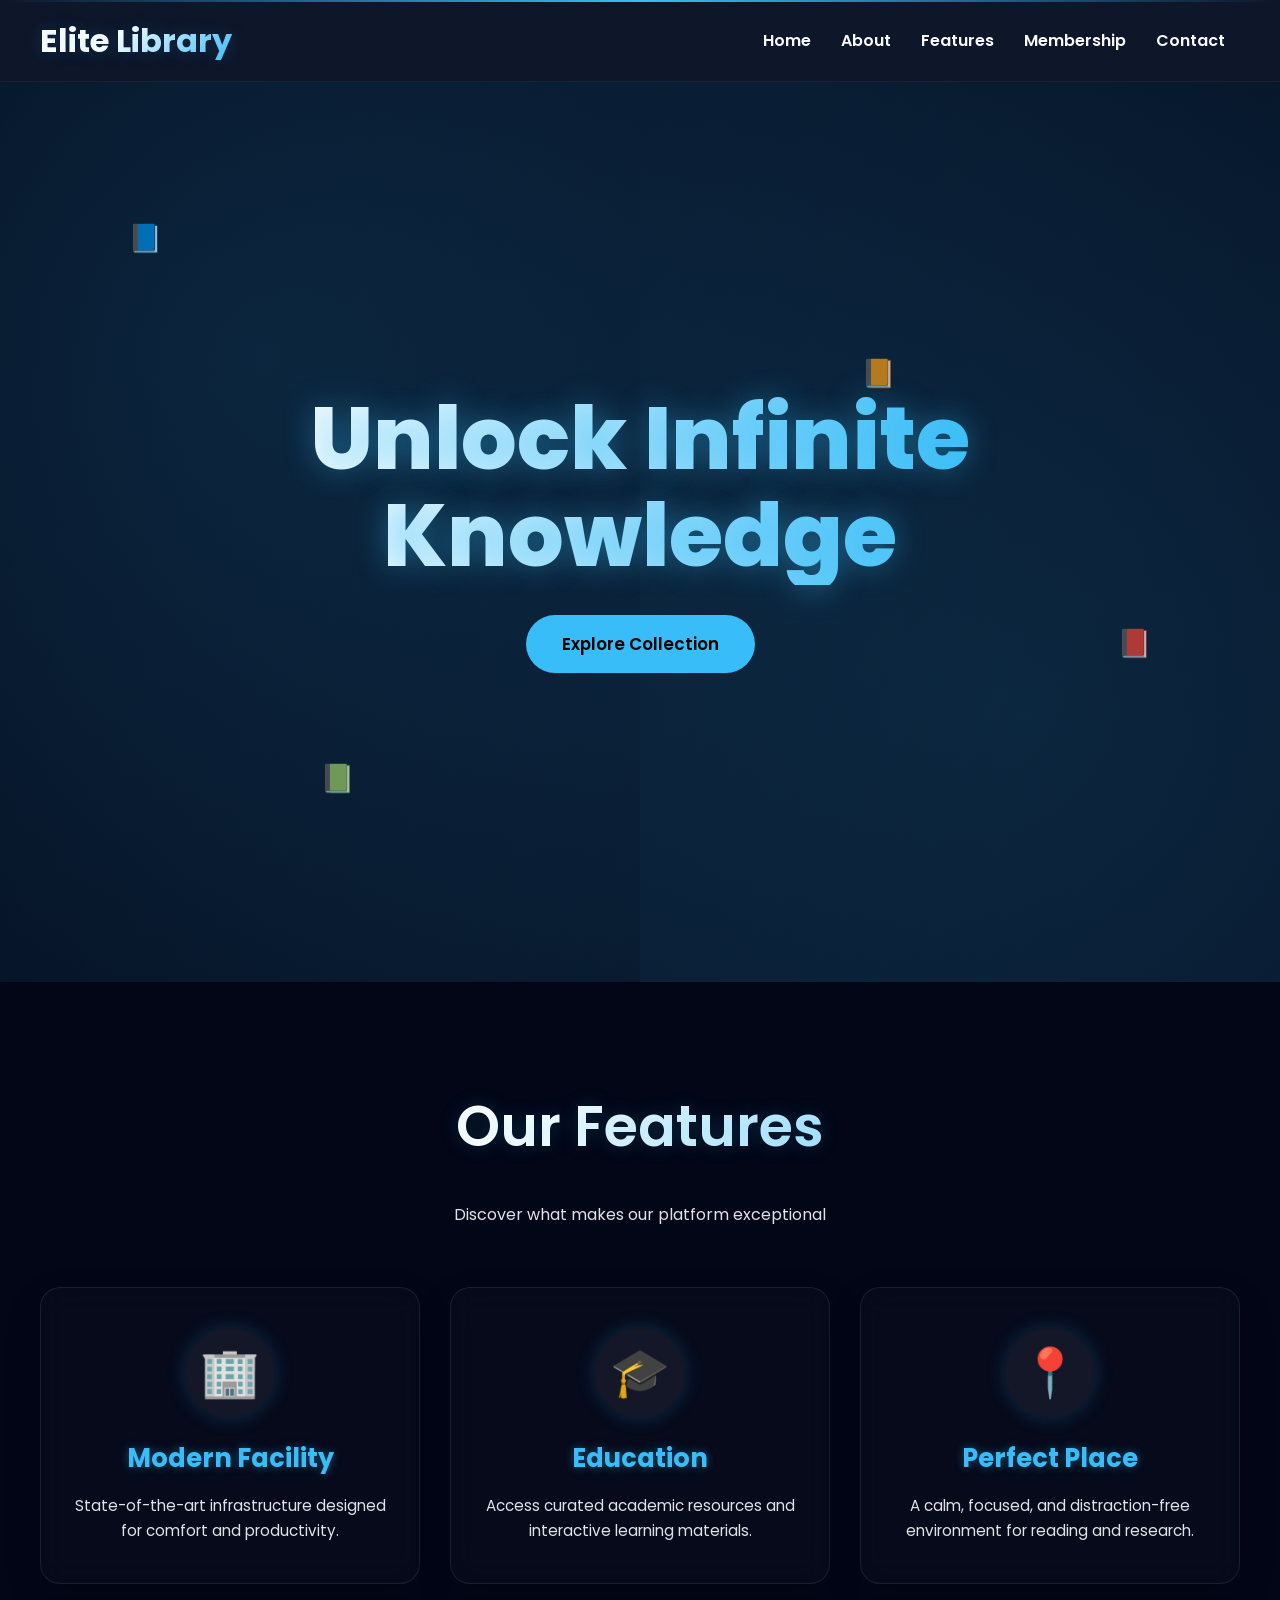
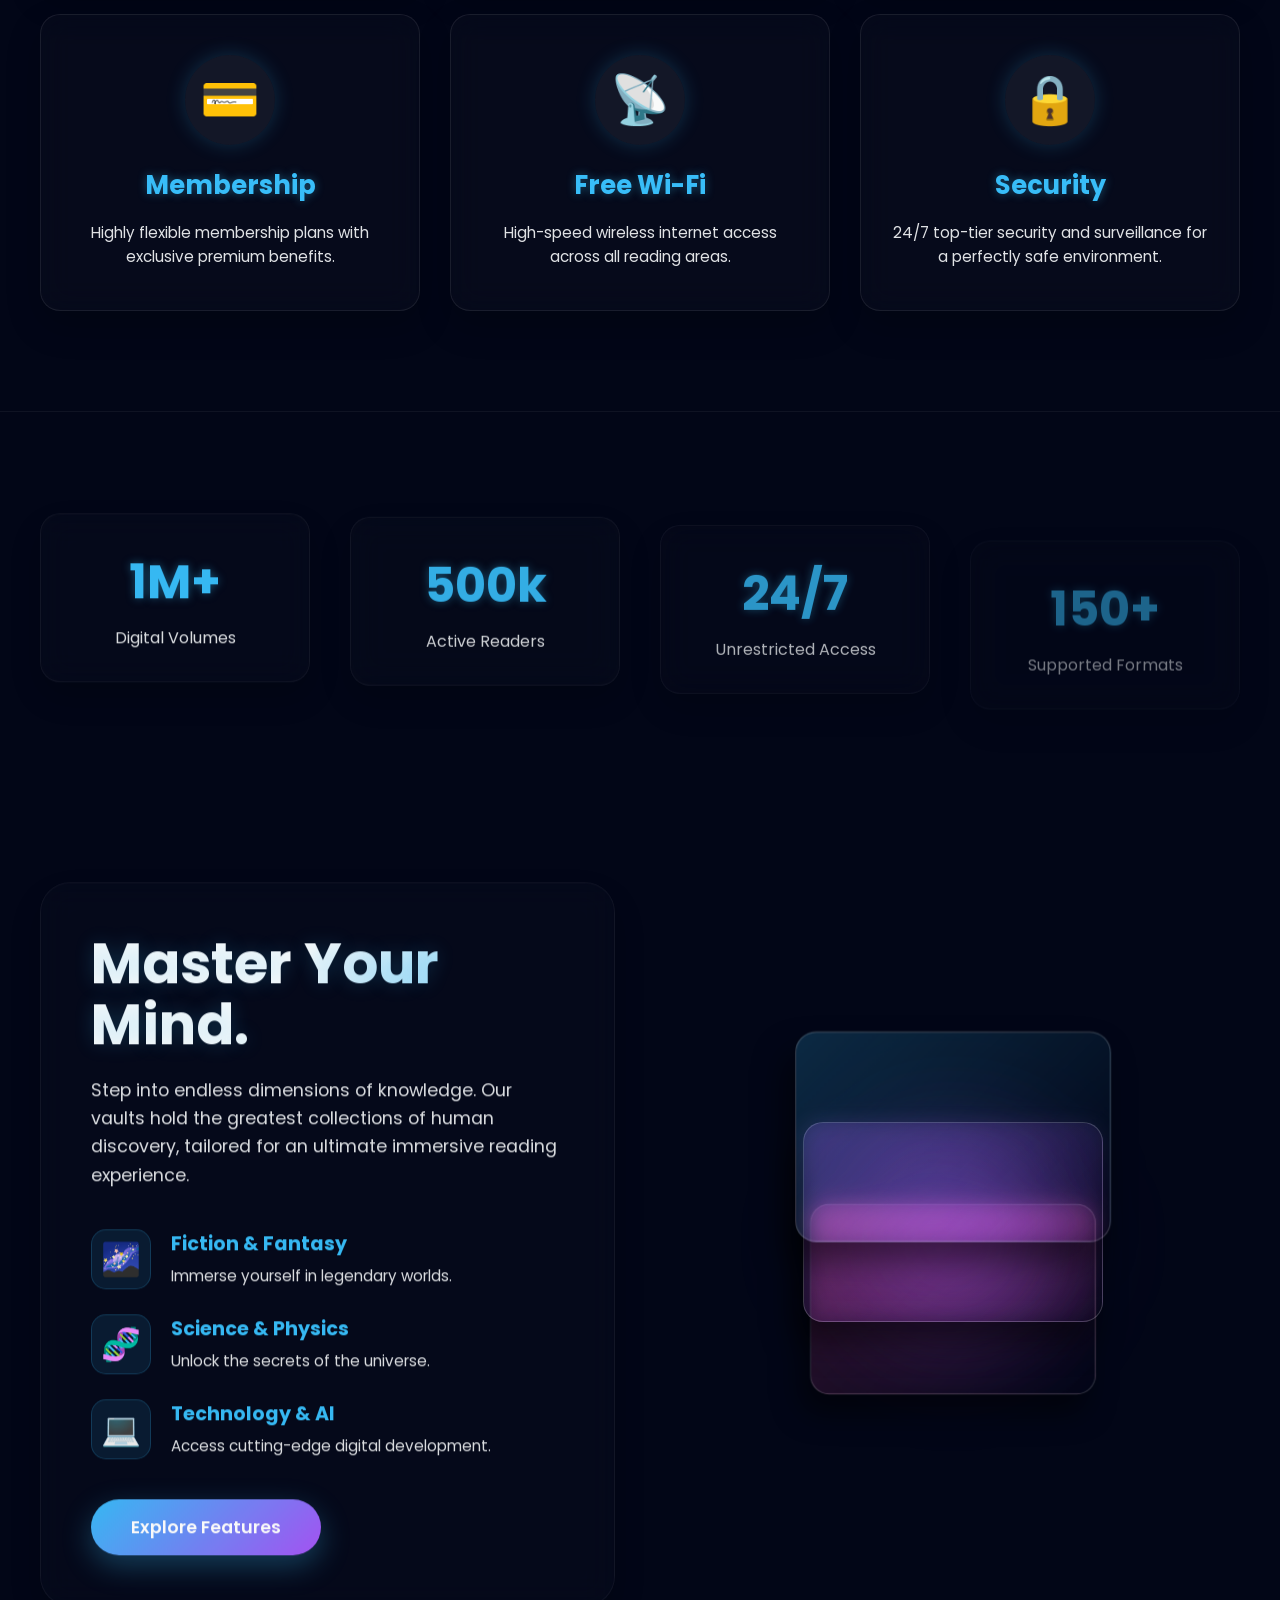
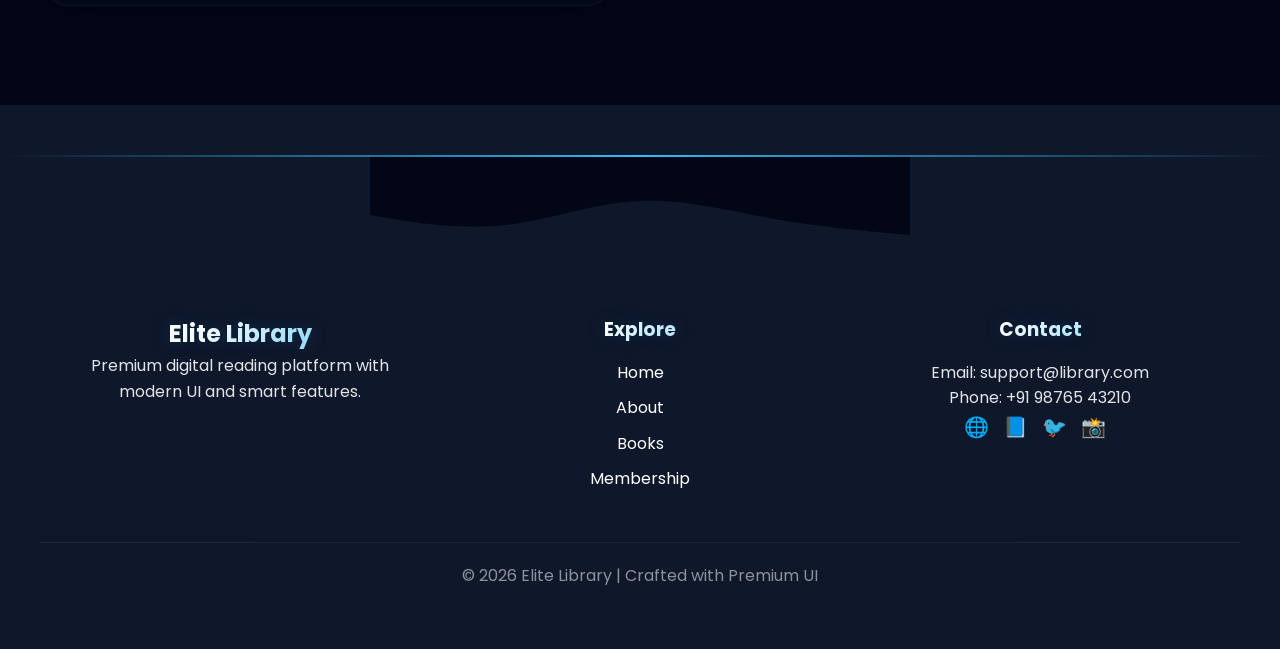
<file: index.html>
<!DOCTYPE html>
<html lang="en">
<head>
<meta charset="UTF-8">
<meta name="viewport" content="width=device-width, initial-scale=1.0">
<title>Elite Library | Premium Digital Reading Experience</title>
<meta name="description" content="Welcome to Elite Library, a premium digital platform offering infinite knowledge, modern facilities, and a distraction-free reading experience for modern scholars.">
<meta name="keywords" content="digital library, books, research, premium reading, AI knowledge graph">

<!-- CSS LINK -->
<link rel="stylesheet" href="style.css">

<!-- GOOGLE FONT -->
<link href="https://fonts.googleapis.com/css2?family=Poppins:wght@300;400;600;800&display=swap" rel="stylesheet">
<script src="https://cdnjs.cloudflare.com/ajax/libs/gsap/3.12.2/gsap.min.js"></script>
</head>

<body>

<header>
    <h1>Elite Library</h1>

    <div class="menu-toggle" id="menuToggle">☰</div>

    <nav id="navMenu">
        <a href="index.html">Home</a>
        <a href="about.html">About</a>
        <a href="features.html">Features</a>
        <a href="membership.html">Membership</a>
        <a href="contact.html">Contact</a>
    </nav>
</header>

<section class="hero">

    <!-- BACKGROUND GLOW -->
    <div class="hero-bg"></div>

    <!-- FLOATING BOOKS -->
    <div class="floating-books">
        <div class="book">📘</div>
        <div class="book">📕</div>
        <div class="book">📗</div>
        <div class="book">📙</div>
    </div>

    <!-- CONTENT -->
    <div class="hero-content">
        <h2 id="typingText"></h2>
        <p></p>
        <button onclick="scrollToBooks()">Explore Collection</button>
    </div>

</section>

<section class="values-section" id="features">
    <div class="values-bg"></div>
    <div class="values-header">
        <h2 class="about-title text-center">Our Features</h2>
        <p class="text-center opacity-70">Discover what makes our platform exceptional</p>
    </div>
    
    <div class="values-grid">
        <div class="value-card feature-card glass-card">
            <div class="value-icon">🏢</div>
            <h3>Modern Facility</h3>
            <p>State-of-the-art infrastructure designed for comfort and productivity.</p>
        </div>
        <div class="value-card feature-card glass-card">
            <div class="value-icon">🎓</div>
            <h3>Education</h3>
            <p>Access curated academic resources and interactive learning materials.</p>
        </div>
        <div class="value-card feature-card glass-card">
            <div class="value-icon">📍</div>
            <h3>Perfect Place</h3>
            <p>A calm, focused, and distraction-free environment for reading and research.</p>
        </div>
        <div class="value-card feature-card glass-card">
            <div class="value-icon">💳</div>
            <h3>Membership</h3>
            <p>Highly flexible membership plans with exclusive premium benefits.</p>
        </div>
        <div class="value-card feature-card glass-card">
            <div class="value-icon">📡</div>
            <h3>Free Wi-Fi</h3>
            <p>High-speed wireless internet access across all reading areas.</p>
        </div>
        <div class="value-card feature-card glass-card">
            <div class="value-icon">🔒</div>
            <h3>Security</h3>
            <p>24/7 top-tier security and surveillance for a perfectly safe environment.</p>
        </div>
    </div>
</section>

<!-- GLOBAL REACH STATISTICS -->
<section class="stats-section">
    <div class="stats-container">
        <div class="stat-box glass-card">
            <h3>1M+</h3>
            <p>Digital Volumes</p>
        </div>
        <div class="stat-box glass-card">
            <h3>500k</h3>
            <p>Active Readers</p>
        </div>
        <div class="stat-box glass-card">
            <h3>24/7</h3>
            <p>Unrestricted Access</p>
        </div>
        <div class="stat-box glass-card">
            <h3>150+</h3>
            <p>Supported Formats</p>
        </div>
    </div>
</section>

<!-- SPLIT SCREEN COLLECTION REPLACEMENT -->
<section class="home-split-section" id="books">
    <div class="split-container">
        <!-- Left Side: Text and Categories -->
        <div class="split-left glass-card">
            <h2 class="split-title">Master Your Mind.</h2>
            <p class="split-text">Step into endless dimensions of knowledge. Our vaults hold the greatest collections of human discovery, tailored for an ultimate immersive reading experience.</p>
            
            <ul class="split-list">
                <li>
                    <span class="icon">🌌</span>
                    <div>
                        <strong>Fiction & Fantasy</strong>
                        <p>Immerse yourself in legendary worlds.</p>
                    </div>
                </li>
                <li>
                    <span class="icon">🧬</span>
                    <div>
                        <strong>Science & Physics</strong>
                        <p>Unlock the secrets of the universe.</p>
                    </div>
                </li>
                <li>
                    <span class="icon">💻</span>
                    <div>
                        <strong>Technology & AI</strong>
                        <p>Access cutting-edge digital development.</p>
                    </div>
                </li>
            </ul>
            <button class="split-btn" onclick="window.location.href='features.html'">Explore Features</button>
        </div>
        
        <!-- Right Side: Visual -->
        <div class="split-right">
            <div class="split-visual-glow"></div>
            <div class="floating-stack">
                <div class="stack-card sc-1"></div>
                <div class="stack-card sc-2"></div>
                <div class="stack-card sc-3"></div>
            </div>
        </div>
    </div>
</section>

<footer class="footer">

    <!-- WAVE -->
    <div class="footer-wave">
        <svg viewBox="0 0 1440 320">
            <path fill="#020617" fill-opacity="1"
                d="M0,160L60,170C120,180,240,200,360,186.7C480,173,600,127,720,122.7C840,117,960,149,1080,170.7C1200,192,1320,202,1380,208L1440,213L1440,0L0,0Z">
            </path>
        </svg>
    </div>

    <div class="footer-container">

        <div class="footer-col">
            <h2>Elite Library</h2>
            <p>Premium digital reading platform with modern UI and smart features.</p>
        </div>

        <div class="footer-col">
            <h3>Explore</h3>
            <ul>
                <li><a href="index.html">Home</a></li>
                <li><a href="about.html">About</a></li>
                <li><a href="index.html#books">Books</a></li>
                <li><a href="membership.html">Membership</a></li>
            </ul>
        </div>

        <div class="footer-col">
            <h3>Contact</h3>
            <p>Email: support@library.com</p>
            <p>Phone: +91 98765 43210</p>

            <!-- SOCIAL -->
            <div class="socials">
                <span>🌐</span>
                <span>📘</span>
                <span>🐦</span>
                <span>📸</span>
            </div>
        </div>

    </div>

    <div class="footer-bottom">
        <p>© 2026 Elite Library | Crafted with Premium UI</p>
    </div>

</footer>

<!-- JS LINK -->
<script src="script.js"></script>

</body>
</html>
</file>
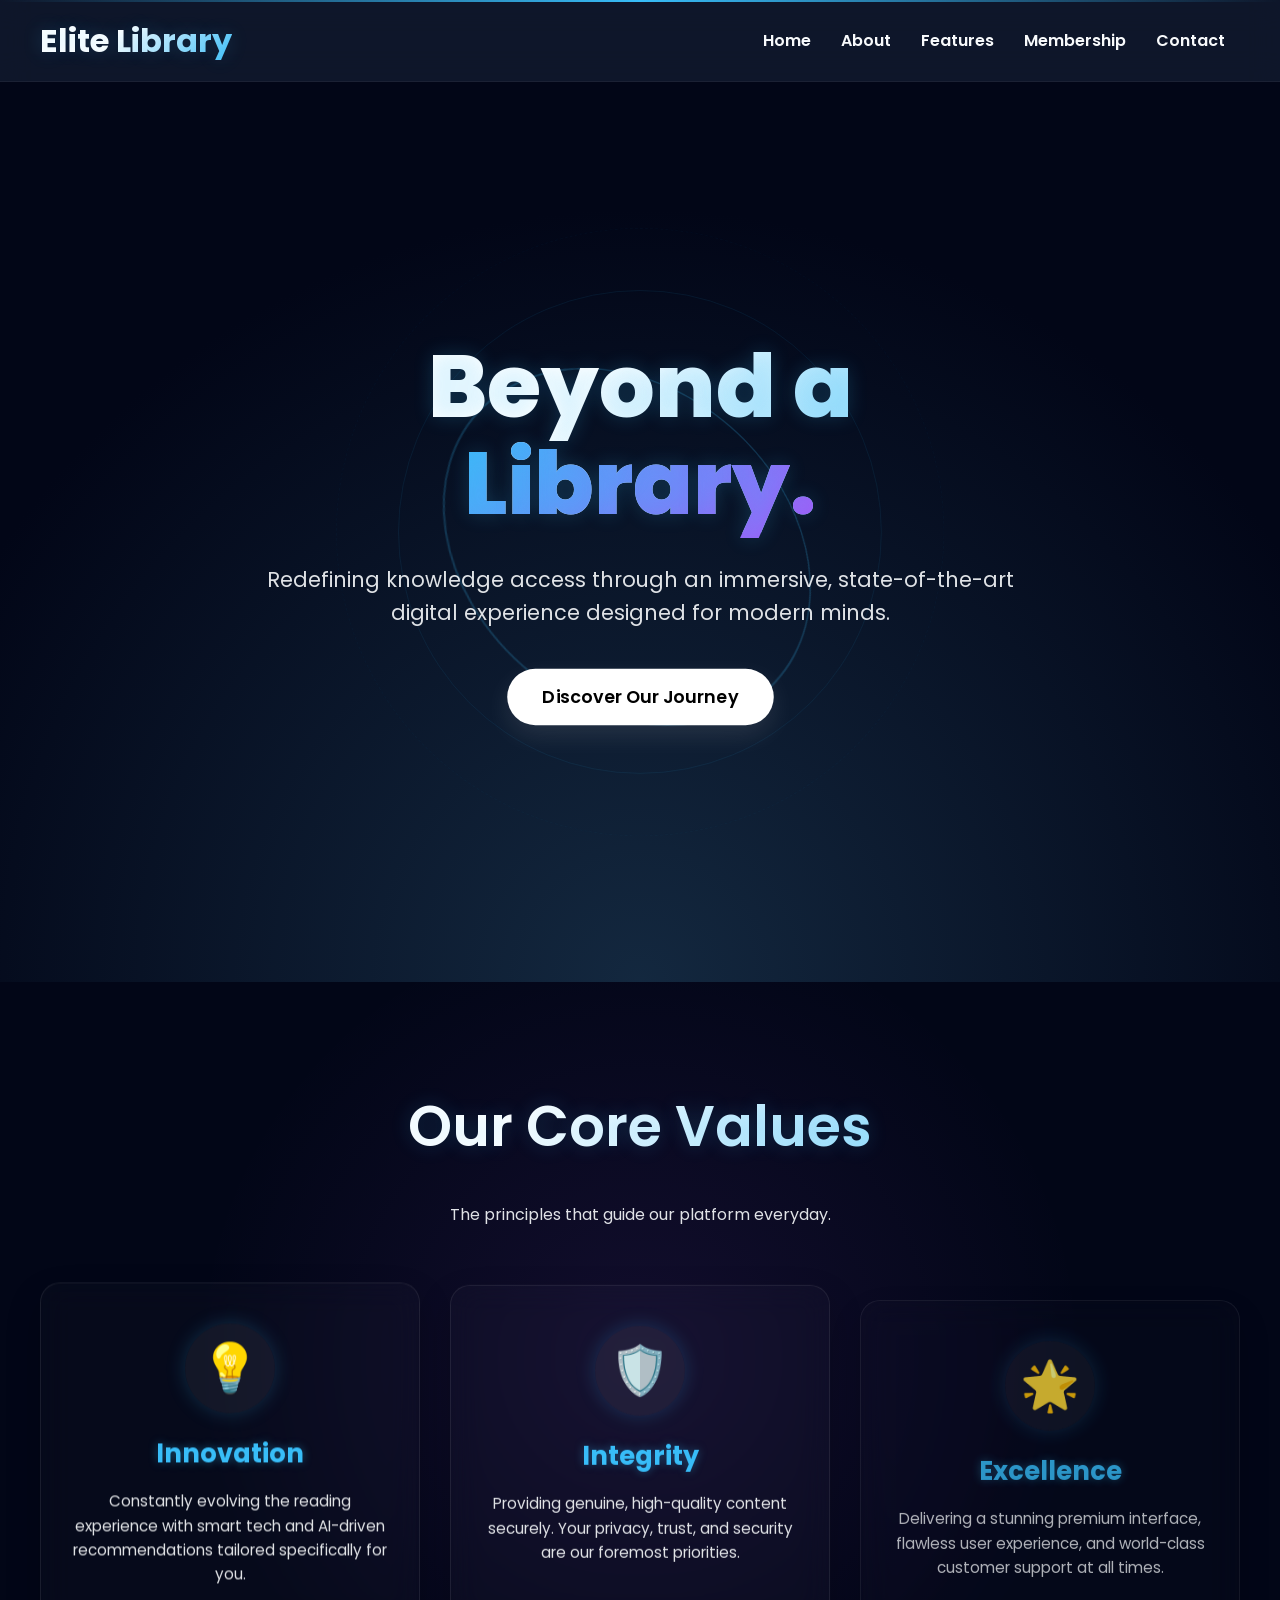
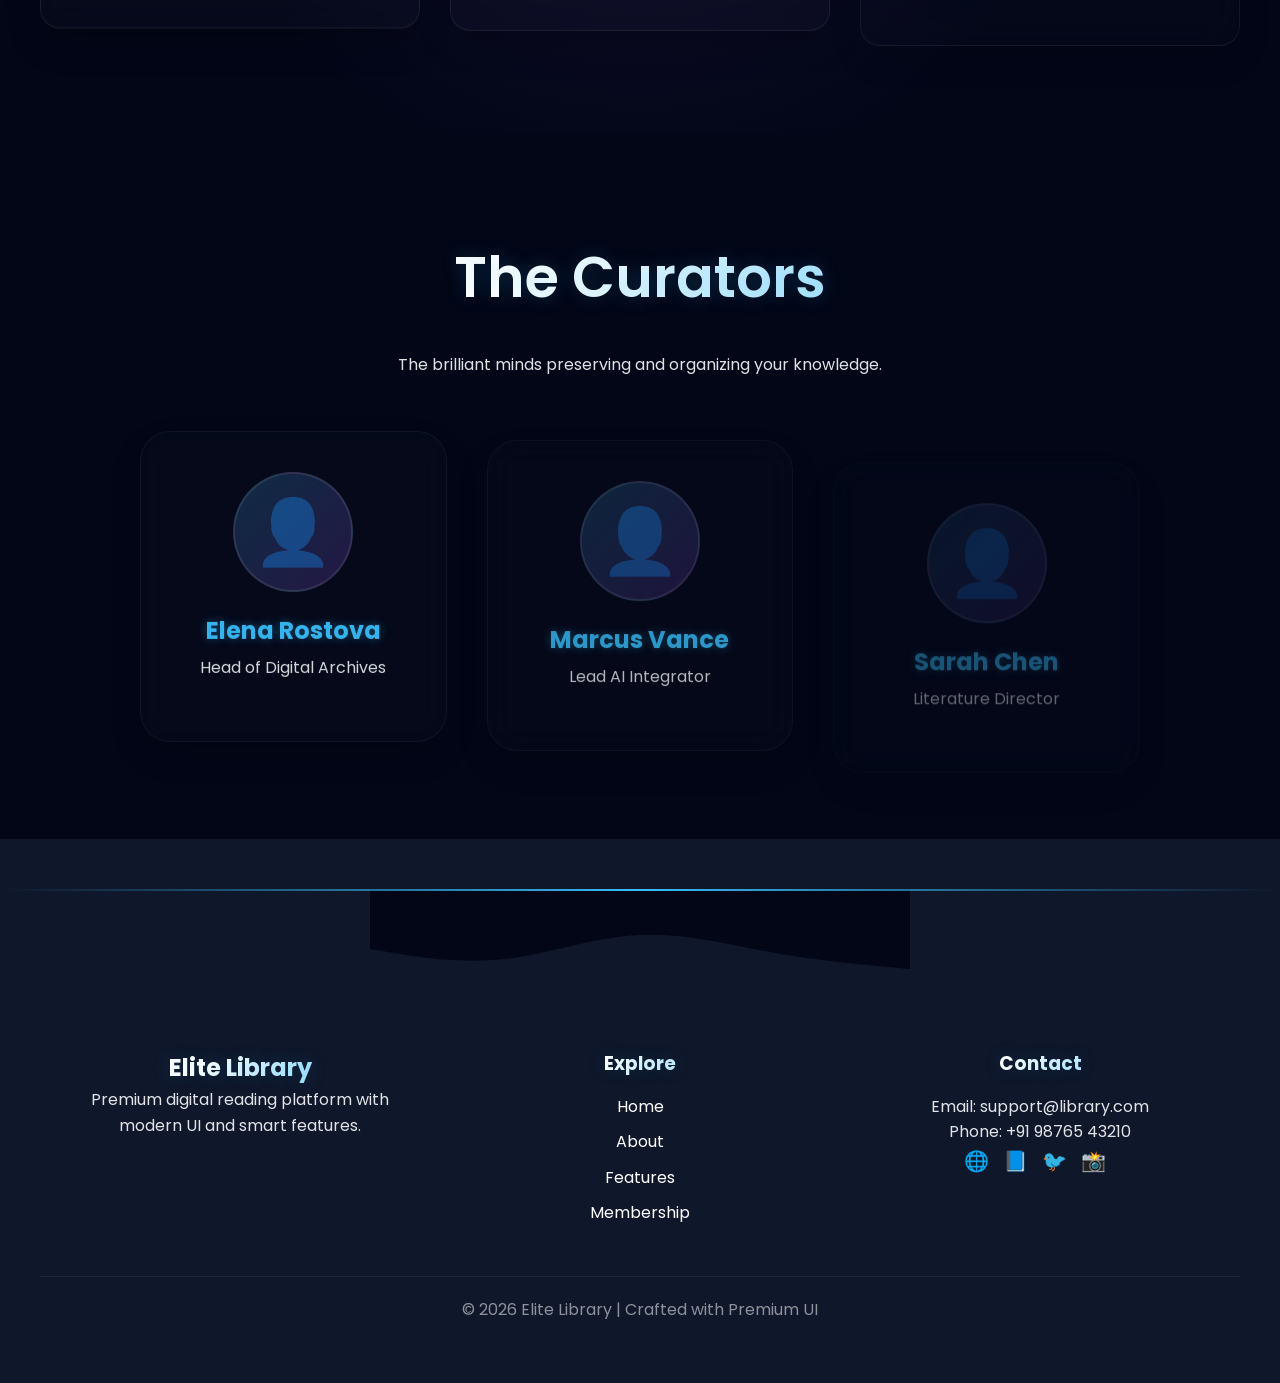
<file: about.html>
<!DOCTYPE html>
<html lang="en">
<head>
<meta charset="UTF-8">
<meta name="viewport" content="width=device-width, initial-scale=1.0">
<title>About Us | Elite Library</title>
<meta name="description" content="Learn about our journey to redefine knowledge access. Meet our curators and discover the core values behind the world's most premium digital library.">

<!-- CSS LINK -->
<link rel="stylesheet" href="style.css">

<!-- GOOGLE FONT -->
<link href="https://fonts.googleapis.com/css2?family=Poppins:wght@300;400;600;800&display=swap" rel="stylesheet">
<script src="https://cdnjs.cloudflare.com/ajax/libs/gsap/3.12.2/gsap.min.js"></script>
</head>

<body>

<header>
    <h1>Elite Library</h1>

    <div class="menu-toggle" id="menuToggle">☰</div>

    <nav id="navMenu">
        <a href="index.html">Home</a>
        <a href="about.html" class="active">About</a>
        <a href="features.html">Features</a>
        <a href="membership.html">Membership</a>
        <a href="contact.html">Contact</a>
    </nav>
</header>

<!-- ABOUT HERO SECTION (Features Design) -->
<section class="f-hero">
    <div class="f-hero-bg"></div>
    
    <div class="f-hero-content" style="max-width: 800px; text-align: center;">
        <h1 class="f-hero-title">Beyond a <br> <span>Library.</span></h1>
        <p class="f-hero-subtitle">Redefining knowledge access through an immersive, state-of-the-art digital experience designed for modern minds.</p>
        <button class="about-btn" onclick="window.scrollTo({top: window.innerHeight, behavior: 'smooth'})">Discover Our Journey</button>
    </div>
    
    <div class="f-hero-visual">
        <div class="floating-ring r1"></div>
        <div class="floating-ring r2"></div>
        <div class="floating-ring r3"></div>
    </div>
</section>

<!-- REMOVED SPLIT SECTION -->

<!-- CORE VALUES SECTION -->
<section class="values-section">
    <div class="about-bg values-bg"></div>
    <div class="values-header">
        <h2 class="about-title text-center">Our Core Values</h2>
        <p class="text-center opacity-70">The principles that guide our platform everyday.</p>
    </div>
    
    <div class="values-grid">
        <div class="value-card glass-card">
            <div class="value-icon">💡</div>
            <h3>Innovation</h3>
            <p>Constantly evolving the reading experience with smart tech and AI-driven recommendations tailored specifically for you.</p>
        </div>
        <div class="value-card glass-card">
            <div class="value-icon">🛡️</div>
            <h3>Integrity</h3>
            <p>Providing genuine, high-quality content securely. Your privacy, trust, and security are our foremost priorities.</p>
        </div>
        <div class="value-card glass-card">
            <div class="value-icon">🌟</div>
            <h3>Excellence</h3>
            <p>Delivering a stunning premium interface, flawless user experience, and world-class customer support at all times.</p>
        </div>
    </div>
</section>

<!-- OUR CURATORS SECTION -->
<section class="team-section">
    <div class="team-header text-center">
        <h2 class="about-title">The Curators</h2>
        <p class="opacity-70">The brilliant minds preserving and organizing your knowledge.</p>
    </div>
    <div class="team-grid">
        <div class="team-card glass-card">
            <div class="team-avatar"></div>
            <h3>Elena Rostova</h3>
            <p>Head of Digital Archives</p>
        </div>
        <div class="team-card glass-card">
            <div class="team-avatar"></div>
            <h3>Marcus Vance</h3>
            <p>Lead AI Integrator</p>
        </div>
        <div class="team-card glass-card">
            <div class="team-avatar"></div>
            <h3>Sarah Chen</h3>
            <p>Literature Director</p>
        </div>
    </div>
</section>

<!-- Footer from index.html -->
<footer class="footer">

    <!-- WAVE -->
    <div class="footer-wave">
        <svg viewBox="0 0 1440 320">
            <path fill="#020617" fill-opacity="1"
                d="M0,160L60,170C120,180,240,200,360,186.7C480,173,600,127,720,122.7C840,117,960,149,1080,170.7C1200,192,1320,202,1380,208L1440,213L1440,0L0,0Z">
            </path>
        </svg>
    </div>

    <div class="footer-container">

        <div class="footer-col">
            <h2>Elite Library</h2>
            <p>Premium digital reading platform with modern UI and smart features.</p>
        </div>

        <div class="footer-col">
            <h3>Explore</h3>
            <ul>
                <li><a href="index.html">Home</a></li>
                <li><a href="about.html">About</a></li>
                <li><a href="features.html">Features</a></li>
                <li><a href="membership.html">Membership</a></li>
            </ul>
        </div>

        <div class="footer-col">
            <h3>Contact</h3>
            <p>Email: support@library.com</p>
            <p>Phone: +91 98765 43210</p>

            <!-- SOCIAL -->
            <div class="socials">
                <span>🌐</span>
                <span>📘</span>
                <span>🐦</span>
                <span>📸</span>
            </div>
        </div>

    </div>

    <div class="footer-bottom">
        <p>© 2026 Elite Library | Crafted with Premium UI</p>
    </div>

</footer>

<!-- JS LINK -->
<script src="script.js"></script>
<script src="about.js"></script>

</body>
</html>
</file>
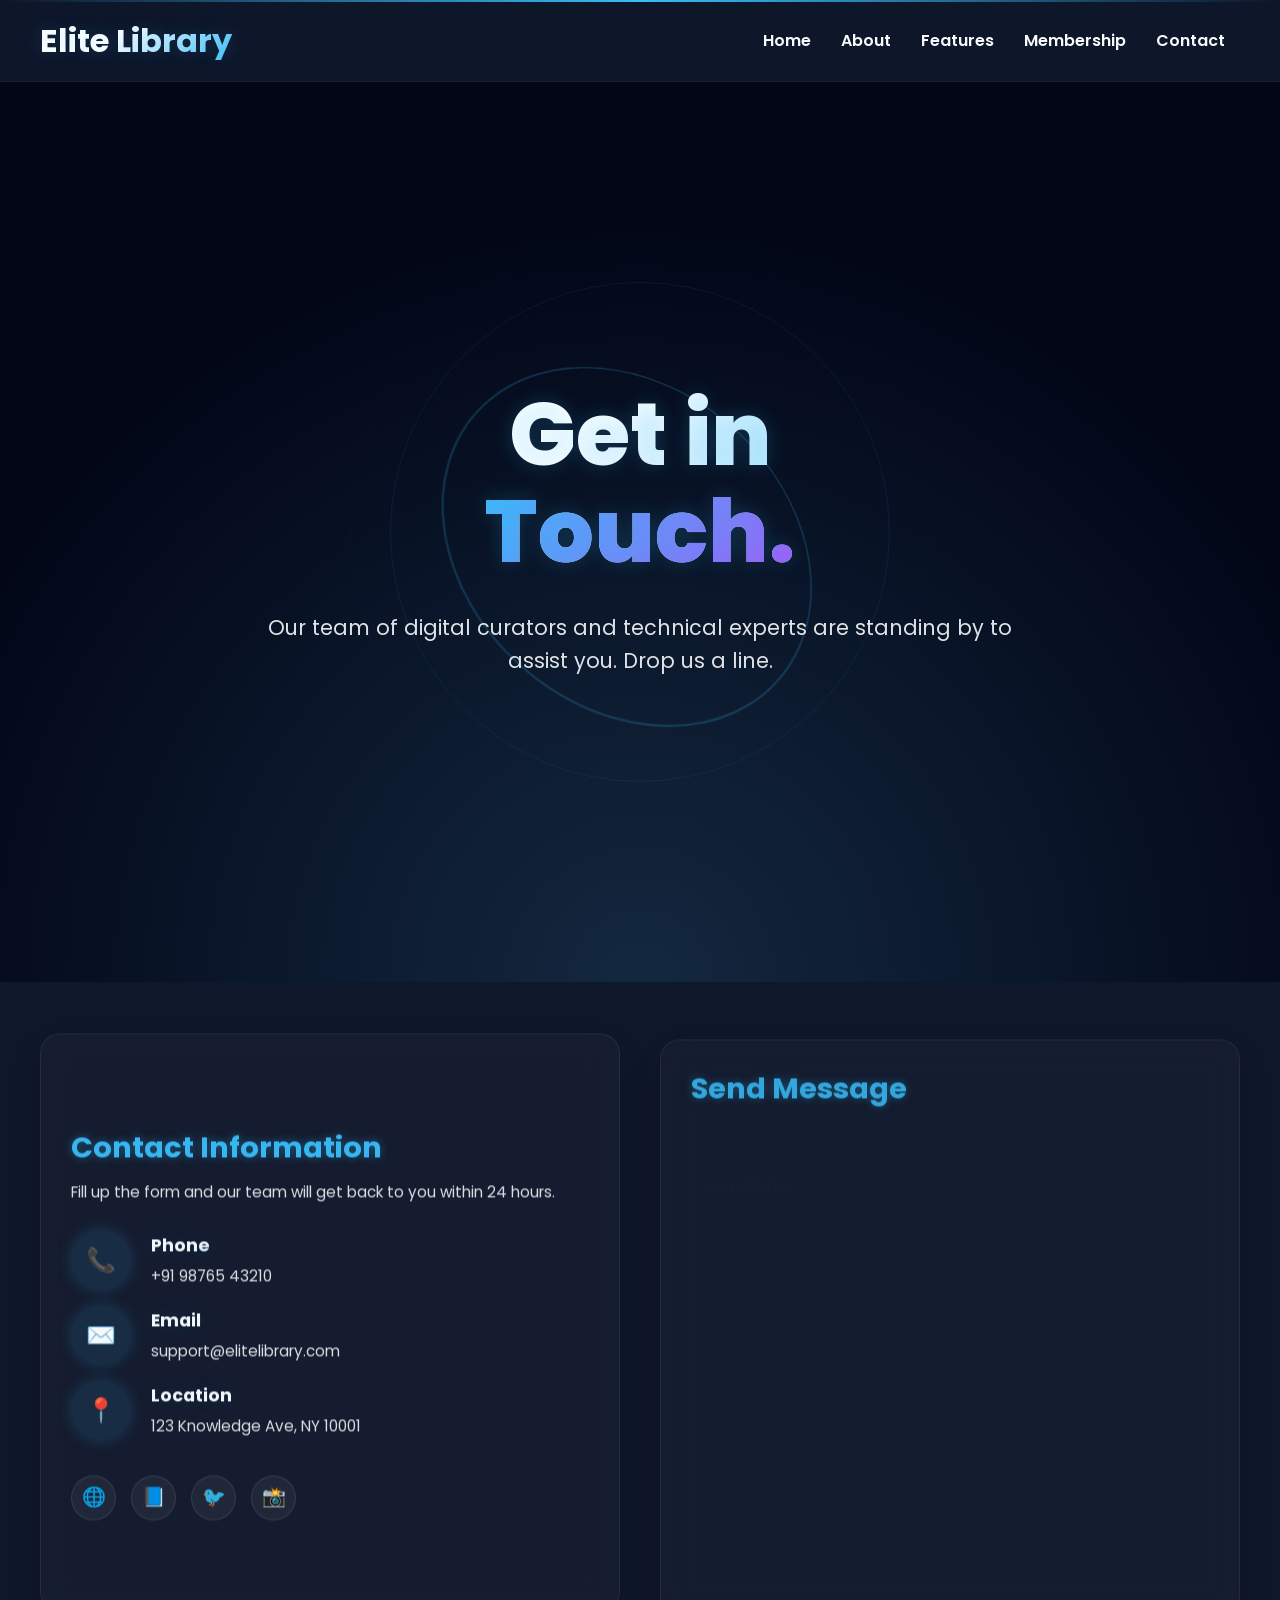
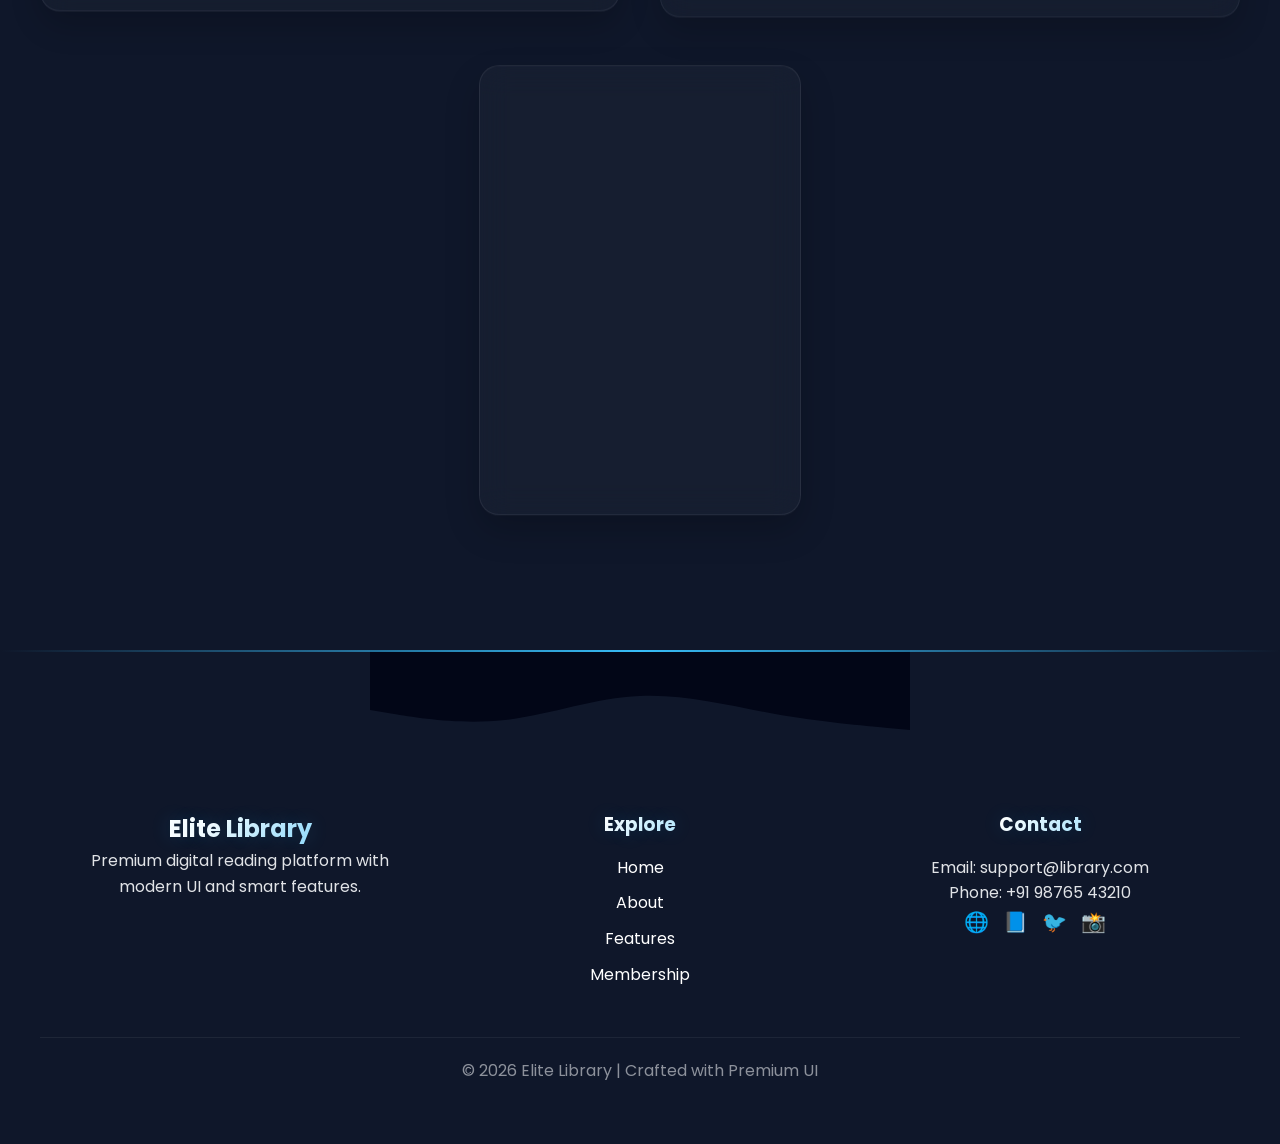
<file: contact.html>
<!DOCTYPE html>
<html lang="en">
<head>
<meta charset="UTF-8">
<meta name="viewport" content="width=device-width, initial-scale=1.0">
<title>Contact Us | Elite Library</title>
<meta name="description" content="Get in touch with our team of digital curators and technical experts. We're here to assist you with any inquiries about our premium library services.">
<link rel="stylesheet" href="style.css">
<link href="https://fonts.googleapis.com/css2?family=Poppins:wght@300;400;600;800&display=swap" rel="stylesheet">
<script src="https://cdnjs.cloudflare.com/ajax/libs/gsap/3.12.2/gsap.min.js"></script>
</head>
<body>

<header>
    <h1>Elite Library</h1>
    <div class="menu-toggle" id="menuToggle">☰</div>
    <nav id="navMenu">
        <a href="index.html">Home</a>
        <a href="about.html">About</a>
        <a href="features.html">Features</a>
        <a href="membership.html">Membership</a>
        <a href="contact.html" class="active">Contact</a>
    </nav>
</header>

<!-- CONTACT HERO SECTION (Features Design) -->
<section class="f-hero">
    <div class="f-hero-bg"></div>
    
    <div class="f-hero-content text-center" style="max-width: 800px;">
        <h1 class="f-hero-title">Get in <br> <span>Touch.</span></h1>
        <p class="f-hero-subtitle">Our team of digital curators and technical experts are standing by to assist you. Drop us a line.</p>
    </div>
    
    <div class="f-hero-visual">
        <div class="floating-ring r1"></div>
        <div class="floating-ring r2"></div>
        <div class="floating-ring r3"></div>
    </div>
</section>

<section class="contact-section" style="padding-top: 50px;">
    <div class="contact-container">
        <!-- Info Panel -->
        <div class="contact-info glass-card">
            <h3>Contact Information</h3>
            <p>Fill up the form and our team will get back to you within 24 hours.</p>
            
            <div class="info-item">
                <div class="info-icon">📞</div>
                <div>
                    <h4>Phone</h4>
                    <p>+91 98765 43210</p>
                </div>
            </div>
            <div class="info-item">
                <div class="info-icon">✉️</div>
                <div>
                    <h4>Email</h4>
                    <p>support@elitelibrary.com</p>
                </div>
            </div>
            <div class="info-item">
                <div class="info-icon">📍</div>
                <div>
                    <h4>Location</h4>
                    <p>123 Knowledge Ave, NY 10001</p>
                </div>
            </div>
            
            <div class="contact-socials">
                <span class="social-circle">🌐</span>
                <span class="social-circle">📘</span>
                <span class="social-circle">🐦</span>
                <span class="social-circle">📸</span>
            </div>
        </div>

        <!-- Form Panel -->
        <div class="contact-form glass-card">
            <h3 class="form-title">Send Message</h3>
            <form id="contactForm">
                <div class="input-group">
                    <input type="text" id="name" required placeholder=" ">
                    <label for="name">Your Name</label>
                </div>
                <div class="input-group">
                    <input type="email" id="email" required placeholder=" ">
                    <label for="email">Your Email</label>
                </div>
                <div class="input-group">
                    <input type="text" id="subject" required placeholder=" ">
                    <label for="subject">Subject</label>
                </div>
                <div class="input-group">
                    <textarea id="message" rows="5" required placeholder=" "></textarea>
                    <label for="message">Message</label>
                </div>
                <button type="submit" class="contact-btn">Send Message</button>
            </form>
        </div>
    </div>

    <!-- Map Full Width Panel -->
    <div class="contact-map-wrapper glass-card">
        <iframe 
            src="https://www.google.com/maps/embed?pb=!1m18!1m12!1m3!1d115132.8610724647!2d-74.13467652758252!3d40.7135096971932!2m3!1f0!2f0!3f0!3m2!1i1024!2i768!4f13.1!3m3!1m2!1s0x89c24fa5d33f083b%3A0xc80b8f06e177fe62!2sNew%20York%2C%20NY!5e0!3m2!1sen!2sus!4v1700000000000!5m2!1sen!2sus" 
            width="100%" 
            height="100%" 
            style="border:0;" 
            allowfullscreen="" 
            loading="lazy">
        </iframe>
    </div>
</section>

<!-- Footer from index.html -->
<footer class="footer">
    <div class="footer-wave">
        <svg viewBox="0 0 1440 320">
            <path fill="#020617" fill-opacity="1" d="M0,160L60,170C120,180,240,200,360,186.7C480,173,600,127,720,122.7C840,117,960,149,1080,170.7C1200,192,1320,202,1380,208L1440,213L1440,0L0,0Z"></path>
        </svg>
    </div>
    <div class="footer-container">
        <div class="footer-col">
            <h2>Elite Library</h2>
            <p>Premium digital reading platform with modern UI and smart features.</p>
        </div>
        <div class="footer-col">
            <h3>Explore</h3>
            <ul>
                <li><a href="index.html">Home</a></li>
                <li><a href="about.html">About</a></li>
                <li><a href="features.html">Features</a></li>
                <li><a href="membership.html">Membership</a></li>
            </ul>
        </div>
        <div class="footer-col">
            <h3>Contact</h3>
            <p>Email: support@library.com</p>
            <p>Phone: +91 98765 43210</p>
            <div class="socials">
                <span>🌐</span>
                <span>📘</span>
                <span>🐦</span>
                <span>📸</span>
            </div>
        </div>
    </div>
    <div class="footer-bottom">
        <p>© 2026 Elite Library | Crafted with Premium UI</p>
    </div>
</footer>

<script src="script.js"></script>
<script src="contact.js"></script>
</body>
</html>
</file>
<file: style.css>
:root {
    --primary: #38bdf8;
    --primary-glow: rgba(56, 189, 248, 0.4);
    --bg-dark: #0f172a;
    --bg-ultra: #020617;
    --glass: rgba(255, 255, 255, 0.03);
    --glass-border: rgba(255, 255, 255, 0.08);
    --text-main: #ffffff;
    --text-muted: rgba(255, 255, 255, 0.7);
    
    /* Fluid Typography */
    --fs-h1: clamp(2.5rem, 8vw, 5.5rem);
    --fs-h2: clamp(2rem, 5vw, 3.5rem);
    --fs-h3: clamp(1.5rem, 3vw, 2rem);
    --fs-body: clamp(0.95rem, 1vw, 1.1rem);
    
    /* Responsive Spacing */
    --section-pad: clamp(40px, 10vw, 100px);
    --container-pad: clamp(20px, 5vw, 40px);
}

*{
    margin:0;
    padding:0;
    box-sizing:border-box;
    font-family:'Poppins',sans-serif;
}

body{
    background: var(--bg-dark);
    color: var(--text-main);
    overflow-x:hidden;
    line-height: 1.6;
    width: 100%;
    position: relative;
}

html {
    overflow-x: hidden;
    width: 100%;
}

/* ===== PREMIUM GLASS HEADER ===== */

header{
    position:sticky;
    top:0;
    z-index:1000;

    display:flex;
    justify-content:space-between;
    align-items:center;
    padding:15px 40px;

    background:rgba(15,23,42,0.5);
    backdrop-filter:blur(15px);
    border-bottom:1px solid rgba(255,255,255,0.05);

    transition:0.3s;
}

/* LOGO */
header h1{
    color:#38bdf8;
}

/* NAV */
nav{
    display:flex;
    align-items:center;
}

nav a{
    margin:0 15px;
    text-decoration:none;
    color:var(--text-color);
    position:relative;
}

/* HOVER LINE */
nav a::after{
    content:"";
    position:absolute;
    left:0;
    bottom:-5px;
    width:0;
    height:2px;
    background:#38bdf8;
    transition:.3s;
}

nav a:hover::after{
    width:100%;
}

/* GLOW TOP LINE (LIKE FOOTER) */
header::before{
    content:"";
    position:absolute;
    top:0;
    left:0;
    width:100%;
    height:2px;
    background:linear-gradient(90deg,transparent,#38bdf8,transparent);
    animation:glowMove 3s linear infinite;
}

/* SCROLL EFFECT */
header.scrolled{
    background:rgba(15,23,42,0.8);
    backdrop-filter:blur(20px);
}

/* MOBILE TOGGLE CUSTOM */
.menu-toggle{
    display:none;
    font-size:28px;
    cursor:pointer;
    z-index: 2000;
    width: 44px;
    height: 44px;
    display: none;
    align-items: center;
    justify-content: center;
    transition: 0.3s;
    user-select: none;
}

@media(max-width:768px){
    header {
        padding: 15px var(--container-pad);
    }

    .menu-toggle{
        display:flex;
    }

    nav{
        position:fixed;
        top:0;
        right:-100%;
        background: rgba(2, 6, 23, 0.98);
        backdrop-filter: blur(25px);
        width: 100%;
        height: 100vh;
        flex-direction: column;
        justify-content: center;
        align-items: center;
        padding: 40px;
        transition: transform 0.6s cubic-bezier(0.85, 0, 0.15, 1), right 0s 0.6s;
        z-index: 1500;
        opacity: 0;
        visibility: hidden;
    }

    nav.active{
        right: 0;
        opacity: 1;
        visibility: visible;
        transition: transform 0s, opacity 0.4s ease, visibility 0.4s;
    }

    nav a{
        margin: 20px 0;
        font-size: 1.8rem;
        font-weight: 600;
        opacity: 0;
        transform: translateY(30px);
        transition: 0.4s cubic-bezier(0.34, 1.56, 0.64, 1);
    }

    nav.active a {
        opacity: 1;
        transform: translateY(0);
    }

    /* Staggered entry for mobile menu links */
    nav.active a:nth-child(1) { transition-delay: 0.2s; }
    nav.active a:nth-child(2) { transition-delay: 0.3s; }
    nav.active a:nth-child(3) { transition-delay: 0.4s; }
    nav.active a:nth-child(4) { transition-delay: 0.5s; }
    nav.active a:nth-child(5) { transition-delay: 0.6s; }
}

/* ===== ULTRA DARK HERO ===== */
.hero{
    position:relative;
    height:100vh;
    display:flex;
    align-items:center;
    justify-content:center;
    text-align:center;
    overflow:hidden;
    padding:0 20px;
}

/* BACKGROUND */
.hero-bg{
    position:absolute;
    width:100%;
    height:100%;
    background:
        radial-gradient(circle at 20% 30%, rgba(56,189,248,0.15), transparent),
        radial-gradient(circle at 80% 70%, rgba(56,189,248,0.1), transparent),
        #020617;
    z-index:0;
}

/* MOVING LIGHT EFFECT */
.hero-bg::after{
    content:"";
    position:absolute;
    width:200%;
    height:200%;
    background:linear-gradient(120deg, transparent, rgba(56,189,248,0.1), transparent);
    animation:moveLight 8s linear infinite;
}

@keyframes moveLight{
    0%{transform:translateX(-100%) rotate(0deg);}
    100%{transform:translateX(100%) rotate(360deg);}
}

/* CONTENT */
.hero-content{
    position:relative;
    z-index:2;
    max-width:700px;
}

.hero h2 {
    font-size: var(--fs-h1);
    font-weight: 800;
    margin-bottom: 20px;
    line-height: 1.1;
    background: linear-gradient(to right, #fff, var(--primary));
    -webkit-background-clip: text;
    background-clip: text;
    color: transparent;
    text-shadow: 0 0 30px var(--primary-glow);
}

.hero p{
    font-size: var(--fs-body);
    opacity: 0.8;
    margin-bottom: 30px;
    max-width: 600px;
    margin-left: auto;
    margin-right: auto;
}

/* BUTTON */
.hero button{
    padding: 16px 36px;
    border: none;
    border-radius: 40px;
    background: var(--primary);
    color: #000;
    font-weight: 600;
    cursor:pointer;
    transition: 0.3s;
    font-size: 1.05rem;
    min-width: 200px;
    touch-action: manipulation;
}

.hero button:hover{
    transform:scale(1.08);
    box-shadow:0 0 25px #38bdf8;
}

/* FLOATING BOOKS */
.floating-books{
    position:absolute;
    width:100%;
    height:100%;
    z-index:1;
    pointer-events:none;
}

.book{
    position:absolute;
    font-size:28px;
    opacity:0.7;
    animation:float 6s ease-in-out infinite;
}

.book:nth-child(1){
    top:15%;
    left:10%;
}
.book:nth-child(2){
    top:60%;
    right:10%;
    animation-delay:2s;
}
.book:nth-child(3){
    bottom:20%;
    left:25%;
    animation-delay:4s;
}
.book:nth-child(4){
    top:30%;
    right:30%;
    animation-delay:1s;
}

@keyframes float{
    0%,100%{transform:translateY(0);}
    50%{transform:translateY(-20px);}
}

/* RESPONSIVE HERO */
@media(max-width:768px){
    .hero{
        height: 85vh; /* Slightly shorter for mobile folk */
        padding: 0 var(--container-pad);
    }
}

/* ===== ULTRA FEATURES SECTION ===== */

.features{
    padding:80px 20px;
    text-align:center;
}

/* TITLE */
.feature-title{
    font-size: var(--fs-h2);
    margin-bottom: 40px;
    text-align: center;
}

/* GRID */
.feature-grid{
    display:grid;
    grid-template-columns:repeat(auto-fit,minmax(280px,1fr));
    gap: var(--container-pad);
    max-width:1200px;
    margin:auto;
}

/* CARD */
.feature-card{
    background:rgba(255,255,255,0.05);
    border:1px solid rgba(255,255,255,0.1);
    backdrop-filter:blur(12px);
    padding:30px 20px;
    border-radius:20px;
    transition:0.4s;
    cursor:pointer;

    transform:translateY(50px);
    opacity:0;
}

/* ICON */
.feature-card .icon{
    font-size:40px;
    margin-bottom:15px;
}

/* TEXT */
.feature-card h3{
    margin-bottom:10px;
}

.feature-card p{
    opacity:0.7;
    font-size:0.95rem;
}

/* HOVER EFFECT */
.feature-card:hover{
    transform:translateY(-10px) scale(1.03);
    background:rgba(56,189,248,0.1);
    box-shadow:0 15px 40px rgba(56,189,248,0.3);
}

/* ACTIVE SHOW */
.feature-card.show{
    transform:translateY(0);
    opacity:1;
}

/* RESPONSIVE */
@media(max-width:768px){
    .feature-title{
        font-size:2rem;
    }
}

/* ===== PREMIUM COLLECTION SECTION ===== */

.collection{
    padding:100px 20px;
    text-align:center;
}

.section-title{
    font-size: var(--fs-h2);
    margin-bottom: 50px;
}

/* GRID */
.collection-grid{
    display:grid;
    grid-template-columns:repeat(auto-fit,minmax(300px,1fr));
    gap: var(--container-pad);
    max-width:1200px;
    margin:auto;
}

/* CARD */
.collection-card{
    position:relative;
    padding:40px 25px;
    border-radius:20px;
    background:rgba(255,255,255,0.05);
    backdrop-filter:blur(15px);
    border:1px solid rgba(255,255,255,0.1);
    transition:0.4s;
    overflow:hidden;

    transform:translateY(50px);
    opacity:0;
}

/* GLOW EFFECT */
.collection-card::before{
    content:"";
    position:absolute;
    width:200%;
    height:200%;
    background:linear-gradient(120deg, transparent, rgba(56,189,248,0.3), transparent);
    transform:rotate(25deg);
    top:-100%;
    left:-100%;
    transition:0.6s;
}

.collection-card:hover::before{
    top:100%;
    left:100%;
}

/* TEXT */
.collection-card h3{
    font-size:1.5rem;
    margin-bottom:10px;
}

.collection-card p{
    font-size:0.95rem;
    opacity:0.7;
    margin-bottom:15px;
}

.collection-card span{
    font-size:0.9rem;
    color:#38bdf8;
}

/* HOVER */
.collection-card:hover{
    transform:translateY(-10px) scale(1.03);
    box-shadow:0 20px 50px rgba(56,189,248,0.3);
}

/* SHOW ANIMATION */
.collection-card.show{
    transform:translateY(0);
    opacity:1;
}

/* RESPONSIVE */
@media(max-width:768px){
    .section-title{
        font-size:2rem;
    }
}

/* FOOTER */
footer{
    background:#020617;
    padding:40px;
    text-align:center;
    margin-top:50px;
}

/* ANIMATION */
@keyframes fadeUp{
    from{
        opacity:0;
        transform:translateY(30px);
    }
    to{
        opacity:1;
        transform:translateY(0);
    }
}

/* RESPONSIVE */
@media(max-width:768px){
    .hero h2{
        font-size:2rem;
    }

    header{
        padding:10px 20px;
    }
}

/* ===== PREMIUM FOOTER (MERGED SAFE) ===== */

.footer{
    position:relative;
    background:var(--footer-bg);
    padding-top:0;
    overflow:hidden;
}

/* WAVE */
.footer-wave svg{
    display:block;
    width:100%;
    height:120px;
}

/* CONTAINER */
.footer-container{
    display:grid;
    grid-template-columns:repeat(auto-fit,minmax(250px,1fr));
    gap:40px;
    max-width:1200px;
    margin:auto;
    padding:40px 20px;
}

/* TEXT */
.footer-col h2{
    color:#38bdf8;
}

.footer-col h3{
    margin-bottom:15px;
}

.footer-col p{
    opacity:0.7;
    line-height:1.6;
}

/* LINKS */
.footer-col ul{
    list-style:none;
}

.footer-col ul li{
    margin:10px 0;
}

.footer-col ul li a{
    color:var(--text-color);
    text-decoration:none;
    transition:.3s;
}

.footer-col ul li a:hover{
    color:#38bdf8;
    text-shadow:0 0 10px #38bdf8;
}

/* SOCIAL */
.socials span{
    display:inline-block;
    margin-right:10px;
    font-size:20px;
    cursor:pointer;
    transition:.3s;
}

.socials span:hover{
    transform:translateY(-5px) scale(1.2);
    color:#38bdf8;
    text-shadow:0 0 15px #38bdf8;
}

/* BOTTOM */
.footer-bottom{
    text-align:center;
    padding:20px;
    border-top:1px solid rgba(255,255,255,0.1);
    opacity:0.6;
}

/* GLOW LINE */
.footer::before{
    content:"";
    position:absolute;
    top:0;
    left:0;
    width:100%;
    height:2px;
    background:linear-gradient(90deg,transparent,#38bdf8,transparent);
    animation:glowMove 3s linear infinite;
}

@keyframes glowMove{
    0%{transform:translateX(-100%);}
    100%{transform:translateX(100%);}
}

/* ANIMATION */
.footer-col{
    transform:translateY(40px);
    opacity:0;
    transition:1s;
}

.footer-col.show{
    transform:translateY(0);
    opacity:1;
}

/* ===== ABOUT PAGE - DUAL PANEL ===== */
.about-dual-panel {
    position: relative;
    min-height: calc(100vh - 80px);
    display: flex;
    align-items: center;
    justify-content: center;
    padding: 80px 20px;
    overflow: hidden;
}

.about-bg {
    position: absolute;
    width: 100%;
    height: 100%;
    top: 0;
    left: 0;
    background: 
        radial-gradient(circle at 10% 50%, rgba(56,189,248,0.1), transparent 50%),
        radial-gradient(circle at 90% 50%, rgba(56,189,248,0.05), transparent 50%);
    z-index: 0;
}

.about-container {
    position: relative;
    z-index: 2;
    display: grid;
    grid-template-columns: 1fr 1fr;
    gap: 50px;
    max-width: 1200px;
    width: 100%;
    margin: auto;
}

/* Left Panel */
.about-left {
    display: flex;
    flex-direction: column;
    justify-content: center;
}

.about-title {
    font-size: var(--fs-h2);
    font-weight: 600;
    margin-bottom: 30px;
    color: var(--primary);
    text-shadow: 0 0 20px rgba(56,189,248,0.3);
}

.about-card {
    background: rgba(255,255,255,0.03);
    border: 1px solid rgba(255,255,255,0.08);
    backdrop-filter: blur(15px);
    padding: 30px;
    border-radius: 20px;
    margin-bottom: 25px;
    transition: 0.3s;
}

.about-card:hover {
    background: rgba(56,189,248,0.08);
    transform: translateX(10px);
    border-color: rgba(56,189,248,0.2);
}

.about-card h3 {
    font-size: 1.5rem;
    margin-bottom: 15px;
    color: #fff;
}

.about-card p {
    font-size: 1rem;
    line-height: 1.7;
    opacity: 0.8;
}

.about-btn {
    align-self: flex-start;
    padding: 14px 35px;
    border: none;
    border-radius: 30px;
    background: transparent;
    border: 2px solid #38bdf8;
    color: #38bdf8;
    font-weight: 600;
    font-size: 1rem;
    cursor: pointer;
    transition: .3s;
    margin-top: 10px;
}

.about-btn:hover {
    background: #38bdf8;
    color: #000;
    box-shadow: 0 0 25px rgba(56,189,248,0.6);
}

/* Right Panel */
.about-right {
    position: relative;
    display: flex;
    align-items: center;
    justify-content: center;
    min-height: 400px;
}

/* Orbs */
.orb {
    position: absolute;
    border-radius: 50%;
    filter: blur(60px);
    z-index: 1;
}

.orb-1 {
    width: 250px;
    height: 250px;
    background: #38bdf8;
    top: 10%;
    left: 20%;
    opacity: 0.3;
    animation: floatOrb 8s ease-in-out infinite alternate;
}

.orb-2 {
    width: 200px;
    height: 200px;
    background: #1e3a8a;
    bottom: 10%;
    right: 10%;
    opacity: 0.4;
    animation: floatOrb 10s ease-in-out infinite alternate-reverse;
}

@keyframes floatOrb {
    0% { transform: translateY(0px) scale(1); }
    100% { transform: translateY(-40px) scale(1.1); }
}

/* Floating Elements */
.about-floating-images {
    position: relative;
    z-index: 2;
    width: 100%;
    height: 100%;
    display: flex;
    align-items: center;
    justify-content: center;
}

.floating-item {
    position: absolute;
    background: rgba(15, 23, 42, 0.6);
    backdrop-filter: blur(12px);
    border: 1px solid rgba(56,189,248,0.3);
    padding: 15px 25px;
    border-radius: 30px;
    font-weight: 600;
    color: #fff;
    box-shadow: 0 10px 30px rgba(0,0,0,0.5);
    animation: floatItem 6s ease-in-out infinite;
}

.item-1 { top: 15%; left: 10%; animation-delay: 0s; font-size: 1.2rem; }
.item-2 { top: 40%; right: 5%; animation-delay: 1.5s; font-size: 1.3rem; }
.item-3 { bottom: 25%; left: 15%; animation-delay: 3s; font-size: 1.1rem; }
.item-4 { bottom: 10%; right: 20%; animation-delay: 4.5s; font-size: 1.4rem; }

@keyframes floatItem {
    0%, 100% { transform: translateY(0); }
    50% { transform: translateY(-20px); }
}

/* Responsive Focus */
@media(max-width: 900px) {
    .about-container {
        grid-template-columns: 1fr;
        text-align: center;
    }
    
    .about-left {
        align-items: center;
    }
    
    .about-card:hover {
        transform: translateY(-10px);
    }
    
    .about-right {
        min-height: 350px;
    }
}

/* ===== CONTACT PAGE ===== */
.contact-section {
    position: relative;
    padding: 80px 20px;
    min-height: calc(100vh - 80px);
    display: flex;
    flex-direction: column;
    align-items: center;
    overflow: hidden;
}

.contact-bg {
    position: absolute;
    width: 100%;
    height: 100%;
    top: 0;
    left: 0;
    background: 
        radial-gradient(circle at 50% 10%, rgba(56,189,248,0.1), transparent 60%);
    z-index: 0;
}

.contact-header {
    text-align: center;
    z-index: 2;
    margin-bottom: 50px;
}

.contact-title {
    font-size: var(--fs-h1);
    color: var(--primary);
    text-shadow: 0 0 20px rgba(56,189,248,0.4);
    margin-bottom: 15px;
}

.contact-header p {
    font-size: 1.1rem;
    opacity: 0.8;
}

.contact-container {
    position: relative;
    z-index: 2;
    display: grid;
    grid-template-columns: 1fr 1fr;
    gap: 40px;
    width: 100%;
    max-width: 1200px;
}

.glass-card {
    background: rgba(255,255,255,0.03);
    border: 1px solid rgba(255,255,255,0.08);
    backdrop-filter: blur(15px);
    border-radius: 20px;
    box-shadow: 0 15px 35px rgba(0,0,0,0.2);
    overflow: hidden;
}

/* Map */
.contact-map {
    height: 100%;
    min-height: 400px;
    animation: glowMap 5s infinite alternate;
}

@keyframes glowMap {
    from { box-shadow: 0 0 15px rgba(56,189,248,0.1); }
    to { box-shadow: 0 0 30px rgba(56,189,248,0.3); }
}

/* Form */
.contact-form {
    padding: 25px 30px;
}

.form-title {
    font-size: 1.8rem;
    margin-bottom: 20px;
    color: #fff;
}

.input-group {
    position: relative;
    margin-bottom: 20px;
}

.input-group input,
.input-group textarea {
    width: 100%;
    padding: 12px 15px;
    background: transparent;
    border: none;
    border-bottom: 2px solid rgba(255,255,255,0.2);
    color: #fff;
    font-size: 1rem;
    outline: none;
    transition: 0.3s;
    font-family: inherit;
}

.input-group textarea {
    resize: vertical;
    border: 2px solid rgba(255,255,255,0.2);
    border-radius: 10px;
    margin-top: 10px;
}

.input-group label {
    position: absolute;
    top: 12px;
    left: 15px;
    font-size: 1rem;
    color: rgba(255,255,255,0.6);
    pointer-events: none;
    transition: 0.3s;
}

.input-group textarea + label {
    top: 25px;
}

.input-group input:focus,
.input-group input:not(:placeholder-shown) {
    border-bottom-color: #38bdf8;
    box-shadow: 0 10px 10px -10px rgba(56,189,248,0.5);
}

.input-group textarea:focus,
.input-group textarea:not(:placeholder-shown) {
    border-color: #38bdf8;
    box-shadow: 0 0 15px rgba(56,189,248,0.2);
}

.input-group input:focus ~ label,
.input-group input:not(:placeholder-shown) ~ label,
.input-group textarea:focus ~ label,
.input-group textarea:not(:placeholder-shown) ~ label {
    top: -15px;
    left: 0;
    font-size: 0.85rem;
    color: #38bdf8;
}

.contact-btn {
    width: 100%;
    padding: 15px;
    border: none;
    border-radius: 30px;
    background: linear-gradient(90deg, #38bdf8, #1e3a8a);
    color: #fff;
    font-size: 1.1rem;
    font-weight: 600;
    cursor: pointer;
    transition: 0.4s;
    box-shadow: 0 5px 15px rgba(56,189,248,0.3);
}

.contact-btn:hover {
    transform: translateY(-3px);
    box-shadow: 0 10px 25px rgba(56,189,248,0.5);
    background: linear-gradient(90deg, #1e3a8a, #38bdf8);
}

/* Hero Animated Background Particles */
.particles-bg {
    position: absolute;
    width: 100%;
    height: 100%;
    top: 0;
    left: 0;
    z-index: 0;
    overflow: hidden;
}
.particle {
    position: absolute;
    border-radius: 50%;
    background: rgba(56, 189, 248, 0.4);
    box-shadow: 0 0 20px rgba(56, 189, 248, 0.8), 0 0 40px rgba(56, 189, 248, 0.4);
    animation: moveParticle 15s infinite linear;
}
.particle:nth-child(even) {
    background: rgba(168, 85, 247, 0.3);
    box-shadow: 0 0 20px rgba(168, 85, 247, 0.6), 0 0 40px rgba(168, 85, 247, 0.3);
}

.p1 { width: 4px; height: 4px; top: 10%; left: 20%; animation-duration: 12s; }
.p2 { width: 6px; height: 6px; top: 30%; left: 80%; animation-duration: 18s; animation-delay: -2s; }
.p3 { width: 3px; height: 3px; top: 70%; left: 10%; animation-duration: 10s; animation-delay: -5s; }
.p4 { width: 8px; height: 8px; top: 80%; left: 90%; animation-duration: 22s; animation-delay: -7s; }
.p5 { width: 5px; height: 5px; top: 50%; left: 50%; animation-duration: 14s; animation-delay: -1s; }
.p6 { width: 7px; height: 7px; top: 20%; left: 60%; animation-duration: 19s; animation-delay: -8s; }
.p7 { width: 3px; height: 3px; top: 90%; left: 40%; animation-duration: 11s; animation-delay: -3s; }
.p8 { width: 5px; height: 5px; top: 40%; left: 10%; animation-duration: 16s; animation-delay: -9s; }

@keyframes moveParticle {
    0% { transform: translateY(0) translateX(0) scale(1); opacity: 0; }
    10% { opacity: 1; }
    50% { transform: translateY(-100px) translateX(50px) scale(1.5); }
    90% { opacity: 1; }
    100% { transform: translateY(-200px) translateX(100px) scale(1); opacity: 0; }
}

/* ABOUT HERO SECTION */
.about-hero {
    position: relative;
    height: 100vh;
    display: flex;
    flex-direction: column;
    justify-content: center;
    align-items: center;
    overflow: hidden;
    padding: 0 20px;
}
.about-hero-bg {
    position: absolute;
    width: 100%;
    height: 100%;
    background: radial-gradient(circle at 50% 30%, rgba(56,189,248,0.15), transparent 60%);
    z-index: 0;
}
.about-hero-content {
    position: relative;
    z-index: 3;
    max-width: 800px;
    animation: fadeUp 1s ease-out;
}
.about-hero-title {
    font-size: 4.5rem;
    font-weight: 700;
    color: #38bdf8;
    margin-bottom: 20px;
    text-shadow: 0 0 30px rgba(56,189,248,0.5);
    background: linear-gradient(to right, #fff, #38bdf8);
    -webkit-background-clip: text;
    background-clip: text;
    color: transparent;
}
.about-hero-subtitle {
    font-size: 1.2rem;
    color: rgba(255,255,255,0.8);
    margin-bottom: 40px;
    line-height: 1.8;
}
.hero-orb {
    position: absolute;
    border-radius: 50%;
    filter: blur(60px);
    z-index: 1;
}
.h-orb-1 {
    width: 300px;
    height: 300px;
    background: #38bdf8;
    top: -100px;
    right: -50px;
    opacity: 0.3;
    animation: floatOrb 8s infinite alternate;
}
.h-orb-2 {
    width: 250px;
    height: 250px;
    background: #a855f7;
    bottom: 100px;
    left: -100px;
    opacity: 0.3;
    animation: floatOrb 10s infinite alternate-reverse;
}
.hero-scroll-indicator {
    position: absolute;
    bottom: 40px;
    display: flex;
    flex-direction: column;
    align-items: center;
    z-index: 3;
    opacity: 0.7;
    animation: float 2s infinite alternate;
}
.mouse {
    width: 30px;
    height: 50px;
    border: 2px solid #fff;
    border-radius: 20px;
    position: relative;
    margin-bottom: 10px;
}
.mouse::before {
    content: '';
    position: absolute;
    top: 10px;
    left: 50%;
    transform: translateX(-50%);
    width: 6px;
    height: 6px;
    background: #38bdf8;
    border-radius: 50%;
    animation: fadeUp 2s infinite;
}

/* MODERN DUAL SPLIT */
.modern-split {
    padding: 100px 20px;
    position: relative;
    overflow: hidden;
}
.split-container {
    max-width: 1200px;
    margin: 0 auto;
    display: grid;
    grid-template-columns: 1fr 1fr;
    gap: 60px;
    align-items: center;
}
.split-visual {
    height: 500px;
    border-radius: 30px;
    position: relative;
    display: flex;
    justify-content: center;
    align-items: center;
    background: linear-gradient(135deg, rgba(56,189,248,0.1), rgba(168,85,247,0.05));
    border: 1px solid rgba(255,255,255,0.1);
    box-shadow: 0 20px 50px rgba(0,0,0,0.5);
    overflow: hidden;
    transition: 0.5s;
}
.split-visual:hover {
    transform: scale(1.02);
    box-shadow: 0 30px 60px rgba(56,189,248,0.2);
}
.split-abstract {
    text-align: center;
    position: relative;
    z-index: 2;
}
.abstract-circle {
    width: 150px;
    height: 150px;
    background: transparent;
    border: 2px dashed rgba(56,189,248,0.5);
    border-radius: 50%;
    margin: 0 auto 20px;
    animation: moveLight 20s linear infinite;
}
.abstract-line {
    width: 2px;
    height: 80px;
    background: #38bdf8;
    margin: -60px auto 20px;
    position: relative;
    z-index: 3;
}
.abstract-text {
    font-size: 1.5rem;
    color: #fff;
    letter-spacing: 2px;
}
.split-content {
    padding-right: 20px;
}
.split-title {
    font-size: 3rem;
    color: #38bdf8;
    margin-bottom: 20px;
}
.split-desc {
    font-size: 1.1rem;
    color: rgba(255,255,255,0.8);
    line-height: 1.8;
    margin-bottom: 40px;
}
.split-features {
    list-style: none;
    padding: 0;
}
.split-features li {
    display: flex;
    align-items: flex-start;
    margin-bottom: 30px;
}
.split-icon {
    font-size: 1.8rem;
    margin-right: 20px;
    background: rgba(255,255,255,0.05);
    width: 60px;
    height: 60px;
    display: flex;
    justify-content: center;
    align-items: center;
    border-radius: 15px;
    color: #38bdf8;
    box-shadow: 0 5px 15px rgba(56,189,248,0.2);
    flex-shrink: 0;
}
.split-features h4 {
    font-size: 1.2rem;
    color: #fff;
    margin-bottom: 5px;
}
.split-features p {
    font-size: 0.95rem;
    color: rgba(255,255,255,0.6);
}

/* CONTACT MAP WRAPPER */
.contact-map-wrapper {
    max-width: 1200px;
    margin: 60px auto 0;
    height: 450px;
    border-radius: 20px;
    overflow: hidden;
    padding: 10px;
    background: rgba(255,255,255,0.03);
    border: 1px solid rgba(255,255,255,0.08);
    position: relative;
    z-index: 2;
}

/* VALUES SECTION - ABOUT PAGE */
.values-section {
    position: relative;
    padding: 100px 20px;
    background: #020617;
    overflow: hidden;
}
.values-bg {
    background: radial-gradient(circle at 50% 50%, rgba(168,85,247,0.1), transparent 60%);
}
.values-header {
    text-align: center;
    position: relative;
    z-index: 2;
    margin-bottom: 60px;
}
.values-grid {
    display: grid;
    grid-template-columns: repeat(auto-fit, minmax(300px, 1fr));
    gap: 30px;
    max-width: 1200px;
    margin: 0 auto;
    position: relative;
    z-index: 2;
}
.value-card {
    padding: 40px 30px;
    text-align: center;
    transition: 0.4s;
    background: rgba(255,255,255,0.02);
}
.value-card:hover {
    transform: translateY(-15px);
    box-shadow: 0 20px 40px rgba(56,189,248,0.2);
    border-color: rgba(56,189,248,0.5);
    background: rgba(56,189,248,0.05);
}
.value-icon {
    font-size: 3rem;
    margin-bottom: 20px;
    display: inline-flex;
    justify-content: center;
    align-items: center;
    width: 90px;
    height: 90px;
    background: rgba(255,255,255,0.05);
    border-radius: 50%;
    box-shadow: 0 0 20px rgba(56,189,248,0.2);
    transition: 0.3s;
}
.value-card:hover .value-icon {
    transform: scale(1.1) rotate(5deg);
    box-shadow: 0 0 30px rgba(56,189,248,0.5);
}
.value-card h3 {
    font-size: 1.6rem;
    color: #38bdf8;
    margin-bottom: 15px;
}
.value-card p {
    font-size: 0.95rem;
    opacity: 0.8;
    line-height: 1.6;
}
.text-center { text-align: center; }
.opacity-70 { opacity: 0.7; }

/* CONTACT INFO PANEL */
.contact-info {
    padding: 25px 30px;
    position: relative;
    overflow: hidden;
    background: rgba(255,255,255,0.03);
    display: flex;
    flex-direction: column;
    justify-content: center;
}
.contact-info h3 {
    font-size: 1.8rem;
    color: #38bdf8;
    margin-bottom: 10px;
}
.contact-info > p {
    font-size: 0.95rem;
    opacity: 0.8;
    margin-bottom: 25px;
}
.info-item {
    display: flex;
    align-items: center;
    margin-bottom: 15px;
    transition: 0.3s;
}
.info-item:hover {
    transform: translateX(10px);
}
.info-icon {
    font-size: 1.5rem;
    width: 60px;
    height: 60px;
    display: flex;
    justify-content: center;
    align-items: center;
    background: rgba(56,189,248,0.1);
    color: #38bdf8;
    border-radius: 50%;
    margin-right: 20px;
    box-shadow: 0 0 15px rgba(56,189,248,0.2);
    transition: 0.3s;
    flex-shrink: 0;
}
.info-item:hover .info-icon {
    background: #38bdf8;
    color: #000;
    box-shadow: 0 0 25px rgba(56,189,248,0.6);
}
.info-item h4 {
    font-size: 1.1rem;
    color: #fff;
    margin-bottom: 5px;
}
.info-item p {
    font-size: 0.95rem;
    opacity: 0.7;
}

.contact-socials {
    display: flex;
    gap: 15px;
    margin-top: 20px;
}
.social-circle {
    width: 45px;
    height: 45px;
    display: flex;
    align-items: center;
    justify-content: center;
    background: rgba(255,255,255,0.05);
    border-radius: 50%;
    cursor: pointer;
    transition: 0.3s;
    font-size: 1.2rem;
    border: 1px solid rgba(255,255,255,0.1);
}
.social-circle:hover {
    background: #38bdf8;
    color: #000;
    transform: translateY(-5px);
    box-shadow: 0 5px 15px rgba(56,189,248,0.5);
    border-color: transparent;
}

.decor-circle {
    position: absolute;
    border-radius: 50%;
    opacity: 0.4;
    z-index: 0;
    filter: blur(40px);
}
.circle-1 {
    width: 200px;
    height: 200px;
    background: #38bdf8;
    bottom: -50px;
    right: -50px;
}
.circle-2 {
    width: 150px;
    height: 150px;
    background: #ec4899;
    top: -50px;
    left: -50px;
}
.contact-info > * {
    position: relative;
    z-index: 2;
}

/* Responsive Core Improvements */
@media(max-width: 900px) {
    .contact-container { grid-template-columns: 1fr; }
    .contact-form { padding: 30px 20px; }
    
    .split-container { grid-template-columns: 1fr; gap: 40px; }
    .split-content { order: -1; text-align: center; padding-right: 0; }
    .split-features li { text-align: left; }
}

@media(max-width: 768px) {
    /* General Resizing */
    .contact-title { font-size: 2.2rem; }
    .contact-section { padding: 40px 15px; }
    .form-title { font-size: 1.5rem; }
    .contact-form { padding: 20px; }
    .contact-info { padding: 30px 20px; }
    .contact-info h3 { font-size: 1.8rem; }
    .info-item { flex-direction: column; text-align: center; }
    .info-icon { margin-right: 0; margin-bottom: 15px; }
    .contact-socials { justify-content: center; }
    .input-group { margin-bottom: 20px; }
    .contact-map-wrapper { margin-top: 40px; height: 300px; }
    
    .about-hero-title { font-size: 2.8rem; }
    .about-hero-subtitle { font-size: 1rem; }
    .split-title { font-size: 2.2rem; }
    .split-visual { height: 350px; }
    
    .values-section { padding: 60px 15px; }
    .value-card { padding: 30px 20px; }
    .about-btn { padding: 12px 25px; width: 100%; text-align: center; }
}

/* ========================================= */
/* PREMIUM FEATURES PAGE SPECIFIC CSS        */
/* ========================================= */

.features-page {
    background-color: #020617;
}

/* 1. Features Hero */
.f-hero {
    position: relative;
    height: 100vh;
    display: flex;
    align-items: center;
    justify-content: center;
    overflow: hidden;
    padding: 0 20px;
}
.f-hero-bg {
    position: absolute;
    top: 0; left: 0; width: 100%; height: 100%;
    background: radial-gradient(circle at 50% 100%, rgba(56,189,248,0.1) 0%, #020617 70%);
    z-index: 0;
}
.f-hero-content {
    position: relative;
    z-index: 2;
    text-align: center;
    max-width: 800px;
}
.f-hero-title {
    font-size: var(--fs-h1);
    font-weight: 800;
    line-height: 1.1;
    color: #fff;
    margin-bottom: 30px;
}
.f-hero-title span {
    background: linear-gradient(135deg, #38bdf8, #a855f7);
    -webkit-background-clip: text;
    background-clip: text;
    color: transparent;
}
.f-hero-subtitle {
    font-size: 1.3rem;
    color: rgba(255,255,255,0.7);
}
.f-hero-visual {
    position: absolute;
    top: 50%;
    transform: translateY(-50%);
    width: clamp(300px, 80vw, 600px);
    height: clamp(300px, 80vw, 600px);
    z-index: 1;
    pointer-events: none;
    perspective: 1000px;
}
.floating-ring {
    position: absolute;
    top: 50%; left: 50%;
    transform: translate(-50%, -50%);
    border: 1px solid rgba(56,189,248,0.2);
    border-radius: 50%;
    max-width: 90vw;
    max-height: 90vw;
}
.r1 { width: 400px; height: 400px; border-width: 2px; }
.r2 { width: 500px; height: 500px; border-width: 1px; opacity: 0.5; }
.r3 { width: 600px; height: 600px; border-style: dashed; opacity: 0.2; }

/* 2. Premium Bento Grid */
.f-bento-section {
    padding: 120px 20px;
    position: relative;
    z-index: 2;
}
.f-section-title-wrap {
    text-align: center;
    margin-bottom: 80px;
}
.f-section-title {
    font-size: var(--fs-h2);
    color: #fff;
}
.f-bento-grid {
    display: grid;
    grid-template-columns: repeat(3, 1fr);
    grid-auto-rows: 300px;
    gap: 30px;
    max-width: 1200px;
    margin: 0 auto;
}

@media(max-width:768px){
    .f-bento-grid {
        display: flex !important;
        flex-direction: column !important;
        gap: 30px !important;
    }
}
.f-card {
    background: rgba(255,255,255,0.02);
    border: 1px solid rgba(255,255,255,0.05);
    border-radius: 30px;
    padding: 40px;
    position: relative;
    overflow: hidden;
    display: flex;
    flex-direction: column;
    justify-content: flex-start;
    transition: 0.4s;
}
.f-card:hover {
    transform: translateY(-10px);
    box-shadow: 0 20px 40px rgba(56,189,248,0.1);
    border-color: rgba(56,189,248,0.3);
    background: rgba(255,255,255,0.04);
}
.f-span-col-2 { grid-column: span 2; }
.f-span-row-2 { grid-row: span 2; }

@media(max-width:768px){
    .f-span-col-2, .f-span-row-2 {
        grid-column: span 1;
        grid-row: span 1;
    }
}
.f-card-title {
    font-size: 1.8rem;
    color: #fff;
    margin-bottom: 15px;
    z-index: 2;
}
.f-card-text {
    font-size: 1rem;
    color: rgba(255,255,255,0.6);
    z-index: 2;
    max-width: 80%;
    margin-bottom: 20px;
}

@media(max-width:768px){
    .f-card {
        padding: 30px 20px 40px !important;
        height: auto !important;
        min-height: unset !important;
        overflow: visible !important;
        display: flex !important;
        flex-direction: column !important;
    }
    .f-card-text {
        max-width: 100%;
        margin-bottom: 30px !important;
    }
}
.f-card-icon {
    position: absolute;
    bottom: 30px;
    right: 30px;
    font-size: 4rem;
    opacity: 0.3;
}
.f-card-letter {
    position: absolute;
    bottom: -20px;
    right: 10px;
    font-size: 12rem;
    font-weight: 800;
    line-height: 1;
    color: rgba(255,255,255,0.03);
}
.f-card-ui-mock {
    position: absolute;
    bottom: -50px;
    right: -50px;
    width: 300px;
    height: 300px;
    opacity: 0.5;
    pointer-events: none;
}
.f-node {
    position: absolute;
    background: #38bdf8;
    border-radius: 50%;
    box-shadow: 0 0 20px #38bdf8;
}
.n-center { width: 20px; height: 20px; top: 50%; left: 50%; transform: translate(-50%, -50%); }
.n-orbit-1 { width: 10px; height: 10px; top: 20%; left: 30%; animation: floatOrb 4s infinite alternate; }
.n-orbit-2 { width: 15px; height: 15px; bottom: 20%; right: 30%; animation: floatOrb 5s infinite alternate-reverse; }
.n-orbit-3 { width: 8px; height: 8px; top: 40%; right: 20%; animation: floatOrb 3s infinite alternate; }

.f-gradient-sweep {
    position: absolute;
    top: 0; left: -100%;
    width: 50%; height: 100%;
    background: linear-gradient(90deg, transparent, rgba(255,255,255,0.05), transparent);
    transform: skewX(-20deg);
    animation: sweep 6s infinite;
}
@keyframes sweep {
    0% { left: -100%; }
    50%, 100% { left: 200%; }
}

@media(max-width: 768px) {
    .f-card-ui-mock {
        display: none;
    }
}

/* Bigger Modern Graph */
.f-modern-graph {
    position: absolute;
    bottom: 20px;
    left: 20px;
    width: 180px; 
    text-align: center;
    background: rgba(15, 23, 42, 0.4);
    padding: 20px 10px;
    border-radius: 25px;
    border: 1px solid rgba(255,255,255,0.05);
    backdrop-filter: blur(20px);
    box-shadow: 0 20px 50px rgba(0,0,0,0.6), inset 0 0 20px rgba(56,189,248,0.1);
    z-index: 2;
    animation: floatGraph 7s infinite ease-in-out;
}

@media(max-width:768px){
    .f-modern-graph {
        position: relative !important;
        bottom: auto !important;
        left: auto !important;
        margin: 30px auto 0 !important;
        width: 100% !important;
        max-width: 250px !important;
        display: block !important;
    }
}
@keyframes floatGraph {
    0%, 100% { transform: translateY(0); }
    50% { transform: translateY(-15px); }
}

@media(max-width: 480px) {
    .f-modern-graph {
        position: relative !important;
        max-width: 180px !important;
        padding: 20px 10px !important;
    }
    .modern-chart {
        width: 80px;
        height: 80px;
    }
    .modern-number {
        font-size: 20px;
    }
}
.modern-chart {
    display: block;
    margin: 0 auto;
    width: 120px;
    height: 120px;
    overflow: visible;
}
.modern-bg {
    fill: none;
    stroke: rgba(255, 255, 255, 0.05);
    stroke-width: 6;
}
.modern-primary {
    fill: none;
    stroke-width: 8;
    stroke-linecap: round;
    animation: drawRing 2.5s cubic-bezier(0.2, 0.8, 0.2, 1) forwards;
}
@keyframes drawRing {
    0% { stroke-dasharray: 0, 251.2; }
}
.modern-number {
    fill: #fff;
    font-size: 26px;
    font-weight: 800;
    text-anchor: middle;
    text-shadow: 0 0 15px rgba(255,255,255,0.5);
}
.modern-stars {
    fill: #38bdf8;
    font-size: 10px;
    text-anchor: middle;
    letter-spacing: 2px;
}
.modern-label {
    font-size: 0.75rem;
    margin-top: 15px;
    color: rgba(255,255,255,0.6);
    font-weight: 400;
    line-height: 1.4;
}
.modern-label span {
    display: block;
    color: #818cf8;
    font-weight: 700;
    font-size: 0.95rem;
}

/* 3. Marquee */
.f-marquee-wrap {
    padding: 100px 0;
    overflow: hidden;
    position: relative;
    background: rgba(255,255,255,0.01);
    transform: rotate(-2deg);
    margin: 50px -20px;
}
.f-marquee {
    display: flex;
    white-space: nowrap;
    padding: 10px 0;
}
.f-marquee span {
    font-size: 5rem;
    font-weight: 800;
    margin-right: 50px;
    color: transparent;
    -webkit-text-stroke: 2px rgba(56, 189, 248, 0.8);
    text-shadow: 0 0 20px rgba(56, 189, 248, 0.4);
    text-transform: uppercase;
}

/* 4. Horizontal Focus Container */
.f-horizontal-panel {
    padding: 100px 20px;
    overflow: hidden;
}
.f-sticky-container {
    max-width: 1200px;
    margin: 0 auto;
}
.f-horizontal-title {
    font-size: 3rem;
    color: #fff;
    margin-bottom: 60px;
}
.f-cards-wrapper {
    display: flex;
    gap: 40px;
    padding-bottom: 40px;
    overflow-x: auto;
    /* Hide scrollbar for clean premium look */
    -ms-overflow-style: none;
    scrollbar-width: none;
}
.f-cards-wrapper::-webkit-scrollbar {
    display: none;
}
.f-horiz-card {
    flex: 0 0 clamp(280px, 80vw, 400px);
    height: clamp(350px, 60vh, 450px);
    border-radius: 30px;
    background: rgba(255,255,255,0.02);
    border: 1px solid rgba(255,255,255,0.05);
    display: flex;
    align-items: flex-end;
    padding: 40px;
    position: relative;
    overflow: hidden;
    transition: 0.4s;
}
.h-card-1 { background-image: linear-gradient(to top, rgba(2,6,23,0.95), transparent), radial-gradient(circle at top right, rgba(56,189,248,0.2), transparent); }
.h-card-2 { background-image: linear-gradient(to top, rgba(2,6,23,0.95), transparent), radial-gradient(circle at top right, rgba(168,85,247,0.2), transparent); }
.h-card-3 { background-image: linear-gradient(to top, rgba(2,6,23,0.95), transparent), radial-gradient(circle at top right, rgba(236,72,153,0.2), transparent); }

.f-horiz-card:hover {
    transform: translateY(-10px) scale(1.02);
    border-color: rgba(255,255,255,0.2);
}
.h-card-content h3 {
    font-size: 1.8rem;
    color: #fff;
    margin-bottom: 10px;
}
.h-card-content p {
    font-size: 1rem;
    color: rgba(255,255,255,0.6);
}

/* 5. Call To Action */
.f-cta {
    padding: 150px 20px;
    text-align: center;
    background: radial-gradient(circle at 50% 50%, rgba(56,189,248,0.1), transparent 60%);
}
.f-cta-text {
    font-size: 4rem;
    color: #fff;
    margin-bottom: 50px;
}
.f-cta-btn {
    display: inline-block;
    padding: 20px 50px;
    font-size: 1.2rem;
    font-weight: 600;
    color: #000;
    background: #fff;
    border-radius: 40px;
    text-decoration: none;
    transition: 0.4s;
    box-shadow: 0 10px 30px rgba(255,255,255,0.2);
}
.f-cta-btn:hover {
    transform: translateY(-5px);
    box-shadow: 0 15px 40px rgba(255,255,255,0.4);
    background: #38bdf8;
}

/* Features Dual Panel */
.f-dual-panel {
    display: grid;
    grid-template-columns: 1fr 1fr;
    gap: 30px;
    max-width: 1200px;
    margin: 40px auto 0;
}
.f-dp-left, .f-dp-right {
    background: rgba(255,255,255,0.02);
    border: 1px solid rgba(255,255,255,0.05);
    border-radius: 30px;
    padding: 50px;
    position: relative;
    overflow: hidden;
    transition: 0.4s;
}
.f-dp-left:hover, .f-dp-right:hover {
    transform: translateY(-5px);
    box-shadow: 0 20px 40px rgba(56,189,248,0.1);
    border-color: rgba(56,189,248,0.2);
}
.f-dp-left h3 {
    font-size: 2.5rem;
    color: #38bdf8;
    margin-bottom: 20px;
}
.f-dp-left p {
    font-size: 1.1rem;
    color: rgba(255,255,255,0.7);
    line-height: 1.8;
    margin-bottom: 30px;
}
.f-dp-list {
    list-style: none;
    padding: 0;
}
.f-dp-list li {
    font-size: 1.1rem;
    color: #fff;
    margin-bottom: 15px;
    display: flex;
    align-items: center;
}
.f-dp-list li span {
    color: #a855f7;
    margin-right: 15px;
    font-size: 1.5rem;
}
.f-dp-visual {
    width: 100%;
    height: 100%;
    display: flex;
    justify-content: center;
    align-items: center;
    position: relative;
    min-height: 300px;
}
.f-dp-glow {
    position: absolute;
    width: 250px;
    height: 250px;
    background: radial-gradient(circle, rgba(168,85,247,0.3), transparent 70%);
    border-radius: 50%;
    filter: blur(40px);
    animation: pulseGlow 4s infinite alternate;
}
.f-dp-abstract-book {
    position: relative;
    width: 150px;
    height: 200px;
    perspective: 800px;
    z-index: 2;
}
.b-page {
    position: absolute;
    top: 0; right: 0;
    width: 100%; height: 100%;
    background: linear-gradient(135deg, rgba(255,255,255,0.1), rgba(255,255,255,0.02));
    border: 1px solid rgba(255,255,255,0.2);
    border-radius: 5px 15px 15px 5px;
    transform-origin: left center;
    box-shadow: -5px 0 15px rgba(0,0,0,0.5);
}
.b-page-1 { transform: rotateY(-20deg); animation: flipPage 6s infinite; }
.b-page-2 { transform: rotateY(-10deg); }
.b-page-3 { transform: rotateY(0deg); }

@keyframes pulseGlow {
    0% { transform: scale(1); opacity: 0.5; }
    100% { transform: scale(1.2); opacity: 1; }
}
@keyframes flipPage {
    0%, 20% { transform: rotateY(-20deg); }
    40%, 60% { transform: rotateY(-160deg); }
    80%, 100% { transform: rotateY(-20deg); }
}

/* RESPONSIVE FEATURES */
@media(max-width: 900px) {
    .f-bento-grid {
        grid-template-columns: 1fr 1fr;
    }
    .f-span-col-2 {
        grid-column: span 1;
    }
    .f-span-row-2 {
        grid-row: span 1;
    }
    .f-dual-panel {
        grid-template-columns: 1fr;
    }
}
@media(max-width: 768px) {
    .f-hero-title { font-size: 3.5rem; }
    .f-bento-grid { grid-template-columns: 1fr; grid-auto-rows: 250px; }
    .f-span-col-2 { grid-column: span 1; }
    .f-span-row-2 { grid-row: span 1; }
    .f-marquee span { font-size: 3rem; }
    .f-horiz-card { flex: 0 0 300px; height: 350px; }
    .f-cta-text { font-size: 2.5rem; }
    .f-dp-left, .f-dp-right { padding: 30px; }
    .f-dp-left h3 { font-size: 2rem; }
    .f-dp-visual { min-height: 250px; }
}

/* ========================================= */
/* PREMIUM EXTENSIONS (Home & About)         */
/* ========================================= */

/* Home Statistics */
.stats-section {
    padding: var(--section-pad) var(--container-pad);
    background: var(--bg-ultra);
    position: relative;
    border-top: 1px solid rgba(255,255,255,0.05);
}
.stats-container {
    max-width: 1200px;
    margin: 0 auto;
    display: grid;
    grid-template-columns: repeat(auto-fit, minmax(240px, 1fr));
    gap: var(--container-pad);
}
.stat-box {
    padding: 30px 20px;
    text-align: center;
    border-radius: 20px;
    transition: 0.4s;
    position: relative;
    overflow: hidden;
    background: rgba(255,255,255,0.02);
    border: 1px solid rgba(255,255,255,0.05);
}
.stat-box::before {
    content:''; position: absolute; top:-50%; left:-50%; width:200%; height:200%;
    background: radial-gradient(circle, rgba(56,189,248,0.1), transparent 50%);
    opacity: 0; transition: 0.5s;
    pointer-events: none;
}
.stat-box:hover::before { opacity: 1; }
.stat-box:hover {
    transform: translateY(-5px);
    box-shadow: 0 10px 30px rgba(56,189,248,0.2);
}
.stat-box h3 {
    font-size: 3rem;
    color: #38bdf8;
    margin-bottom: 5px;
    position: relative;
}
.stat-box p {
    font-size: 1rem;
    opacity: 0.7;
    position: relative;
}

/* Home Page Split Section */
.home-split-section {
    padding: var(--section-pad) var(--container-pad);
    background: var(--bg-ultra);
    position: relative;
    overflow: hidden;
}
.split-container {
    max-width: 1200px;
    margin: 0 auto;
    display: grid;
    grid-template-columns: 1fr 1fr;
    gap: 50px;
    align-items: center;
}
.split-left {
    padding: 50px;
    border-radius: 30px;
    background: rgba(255,255,255,0.02);
    border: 1px solid rgba(255,255,255,0.05);
    position: relative;
    z-index: 2;
}
.split-title {
    font-size: var(--fs-h2);
    color: #fff;
    margin-bottom: 20px;
    line-height: 1.1;
}
.split-text {
    font-size: 1.1rem;
    color: rgba(255,255,255,0.7);
    margin-bottom: 40px;
    line-height: 1.6;
}
.split-list {
    list-style: none;
    padding: 0;
    margin: 0 0 40px 0;
}
.split-list li {
    display: flex;
    align-items: flex-start;
    margin-bottom: 25px;
}
.split-list li .icon {
    font-size: 2rem;
    margin-right: 20px;
    background: rgba(56,189,248,0.1);
    width: 60px;
    height: 60px;
    display: flex;
    align-items: center;
    justify-content: center;
    border-radius: 15px;
    border: 1px solid rgba(56,189,248,0.2);
}
.split-list li strong {
    display: block;
    color: #38bdf8;
    font-size: 1.2rem;
    margin-bottom: 5px;
}
.split-list li p {
    color: rgba(255,255,255,0.6);
    font-size: 0.95rem;
    margin: 0;
}
.split-btn {
    padding: 15px 40px;
    background: linear-gradient(135deg, #38bdf8, #a855f7);
    color: #fff;
    font-size: 1.1rem;
    font-weight: 600;
    border: none;
    border-radius: 30px;
    cursor: pointer;
    transition: 0.4s;
    box-shadow: 0 10px 30px rgba(56,189,248,0.3);
}
.split-btn:hover {
    transform: translateY(-5px);
    box-shadow: 0 15px 40px rgba(56,189,248,0.5);
}
.split-right {
    position: relative;
    height: 100%;
    min-height: 500px;
    display: flex;
    justify-content: center;
    align-items: center;
    perspective: 1000px;
}
.split-visual-glow {
    position: absolute;
    width: clamp(200px, 60vw, 300px);
    height: clamp(200px, 60vw, 300px);
    background: radial-gradient(circle, rgba(168,85,247,0.2), transparent 70%);
    border-radius: 50%;
    filter: blur(50px);
    animation: splitGlow 5s infinite alternate;
}
@keyframes splitGlow {
    0% { transform: scale(1); opacity: 0.5; }
    100% { transform: scale(1.3); opacity: 1; }
}
.floating-stack {
    position: relative;
    width: clamp(250px, 80vw, 300px);
    height: clamp(350px, 50vh, 400px);
    transform-style: preserve-3d;
    animation: stackFloat 8s infinite ease-in-out;
}
@keyframes stackFloat {
    0%, 100% { transform: translateY(0) rotateX(10deg) rotateY(-20deg); }
    50% { transform: translateY(-30px) rotateX(15deg) rotateY(-10deg); }
}
.stack-card {
    position: absolute;
    width: 100%;
    height: 200px;
    border-radius: 20px;
    background: linear-gradient(135deg, rgba(255,255,255,0.1), rgba(255,255,255,0.02));
    border: 1px solid rgba(255,255,255,0.2);
    backdrop-filter: blur(10px);
    box-shadow: -10px 20px 30px rgba(0,0,0,0.5);
}
.sc-1 { top: 0; transform: translateZ(50px); background: linear-gradient(135deg, rgba(56,189,248,0.2), transparent); }
.sc-2 { top: 80px; transform: translateZ(0px); background: linear-gradient(135deg, rgba(168,85,247,0.2), transparent); }
.sc-3 { top: 160px; transform: translateZ(-50px); background: linear-gradient(135deg, rgba(236,72,153,0.2), transparent); }

/* Team Section (About Page) */
.team-section {
    padding: var(--section-pad) var(--container-pad);
    background: var(--bg-ultra);
}
.team-header { margin-bottom: 50px; }
.team-grid {
    display: grid;
    grid-template-columns: repeat(3, 1fr);
    gap: 40px;
    max-width: 1000px;
    margin: 0 auto;
}
.team-card {
    padding: 40px 20px;
    text-align: center;
    border-radius: 30px;
    background: rgba(255,255,255,0.02);
    border: 1px solid rgba(255,255,255,0.05);
    transition: 0.4s;
}
.team-card:hover {
    transform: translateY(-10px);
    border-color: rgba(56,189,248,0.4);
    box-shadow: 0 15px 40px rgba(56,189,248,0.15);
}
.team-avatar {
    width: 120px;
    height: 120px;
    border-radius: 50%;
    margin: 0 auto 20px;
    background: linear-gradient(135deg, rgba(56,189,248,0.2), rgba(168,85,247,0.2));
    border: 2px solid rgba(255,255,255,0.1);
    position: relative;
    overflow: hidden;
}
.team-avatar::after {
    content:'👤';
    font-size: 4rem;
    position: absolute;
    top: 50%; left: 50%;
    transform: translate(-50%, -50%);
    opacity: 0.5;
}
.team-card h3 { font-size: 1.5rem; color: #fff; margin-bottom: 5px; }
.team-card p { font-size: 1rem; color: #38bdf8; margin-bottom: 20px; }

/* Responsive New Additions */
@media(max-width: 900px) {
    .stats-container { grid-template-columns: 1fr 1fr; }
    .team-grid { grid-template-columns: 1fr 1fr; }
    .split-container { grid-template-columns: 1fr; }
    .split-right { min-height: 400px; }
}
@media(max-width: 768px) {
    .stats-container { grid-template-columns: 1fr; }
    .team-grid { grid-template-columns: 1fr; }
    .stat-box h3 { font-size: 2.5rem; }
    .split-left { padding: 30px; }
    .split-title { font-size: 2.5rem; }
}

/* ========================================= */
/* GLOBAL TYPOGRAPHY COLOR ENHANCEMENTS      */
/* ========================================= */

p {
    color: #f8fafc !important; /* Vivid bright white/blue */
    opacity: 0.9 !important; /* Higher contrast than old 0.7 */
}

h1, h2, h3, h4, .section-title, .about-title, .contact-title, .split-title {
    background: linear-gradient(135deg, #ffffff 40%, #38bdf8 100%);
    -webkit-background-clip: text !important;
    background-clip: text !important;
    color: transparent !important;
    text-shadow: 0 0 20px rgba(56,189,248,0.2);
}

.glass-card h3, .f-card h3, .value-card h3, .team-card h3 {
    background: none;
    -webkit-background-clip: border-box !important;
    background-clip: border-box !important;
    color: #38bdf8 !important; /* Vivid theme blue for card titles */
    text-shadow: 0 0 10px rgba(56,189,248,0.4);
}

nav a {
    color: #f8fafc !important;
    font-weight: 600;
}

/* ===== MEMBERSHIP PAGE ===== */
.membership-page {
    overflow-x: hidden;
}

.m-hero {
    position: relative;
    height: 100vh;
    display: flex;
    align-items: center;
    justify-content: center;
    overflow: hidden;
    padding: 0 20px;
    background-color: #020617;
}

.m-hero-bg {
    position: absolute;
    top: 0; left: 0; width: 100%; height: 100%;
    background: radial-gradient(circle at 50% 100%, rgba(168, 85, 247, 0.12) 0%, #020617 70%);
    z-index: 0;
}

.m-hero-content {
    position: relative;
    z-index: 2;
    text-align: center;
    max-width: 850px;
}

.m-title {
    font-size: clamp(3rem, 10vw, 5.5rem) !important;
    font-weight: 800;
    line-height: 1.1;
    margin-bottom: 30px;
    background: linear-gradient(135deg, #fff 30%, #a855f7 100%) !important;
    -webkit-background-clip: text !important;
    background-clip: text !important;
    color: transparent !important;
}

.m-title span {
    background: linear-gradient(135deg, #38bdf8, #a855f7) !important;
    -webkit-background-clip: text !important;
    background-clip: text !important;
    color: transparent !important;
    text-shadow: none;
}

.m-subtitle {
    font-size: 1.3rem;
    color: rgba(255,255,255,0.7) !important;
    max-width: 700px;
    margin: 0 auto;
    line-height: 1.6;
}

.m-hero-visual {
    position: absolute;
    top: 50%;
    transform: translateY(-50%);
    width: clamp(300px, 80vw, 700px);
    height: clamp(300px, 80vw, 700px);
    z-index: 1;
    pointer-events: none;
    perspective: 1200px;
}

.mr1 { width: 450px; height: 450px; border-width: 2px; border-color: rgba(168, 85, 247, 0.2); }
.mr2 { width: 550px; height: 550px; border-width: 1px; opacity: 0.5; border-color: rgba(56, 189, 248, 0.2); }
.mr3 { width: 650px; height: 650px; border-style: dashed; opacity: 0.2; border-color: rgba(255, 255, 255, 0.2); }

/* PRICING */
.pricing-section {
    padding: 50px 20px 100px;
}

.pricing-container {
    display: grid;
    grid-template-columns: repeat(auto-fit, minmax(280px, 1fr));
    gap: 30px;
    max-width: 1300px;
    margin: 0 auto;
}

.price-card {
    position: relative;
    padding: 40px 30px;
    text-align: center;
    border-radius: 30px;
    transition: 0.4s cubic-bezier(0.175, 0.885, 0.32, 1.275);
    display: flex;
    flex-direction: column;
}

.price-card.featured {
    border: 2px solid rgba(56,189,248,0.4);
    background: rgba(56,189,248,0.08);
    transform: scale(1.05);
    z-index: 2;
}

.p-tag {
    position: absolute;
    top: 15px;
    right: 20px;
    background: #38bdf8;
    color: #000;
    font-size: 0.75rem;
    font-weight: 700;
    padding: 5px 12px;
    border-radius: 20px;
    text-transform: uppercase;
}

.p-header .p-duration {
    font-size: 0.85rem;
    color: #38bdf8;
    font-weight: 600;
    text-transform: uppercase;
    letter-spacing: 2px;
}

.p-header h3 {
    font-size: 2rem;
    margin: 10px 0;
}

.p-amount {
    font-size: 3rem;
    font-weight: 800;
    margin-bottom: 25px;
}

.p-amount span {
    font-size: 1rem;
    opacity: 0.6;
    font-weight: 400;
}

.p-features {
    list-style: none;
    margin: 0 0 30px;
    padding: 0;
    text-align: left;
    flex-grow: 1;
}

.p-features li {
    margin-bottom: 15px;
    font-size: 0.95rem;
    opacity: 0.8;
}

.p-features li span {
    color: #38bdf8;
    margin-right: 10px;
    font-weight: 800;
}

.p-features li.disabled {
    opacity: 0.3;
    text-decoration: line-through;
}

.p-btn {
    width: 100%;
    padding: 15px;
    border-radius: 15px;
    border: 1px solid rgba(255,255,255,0.1);
    background: rgba(255,255,255,0.05);
    color: #fff;
    font-weight: 600;
    cursor: pointer;
    transition: 0.3s;
}

.p-btn-primary {
    background: #38bdf8;
    color: #000;
    border: none;
}

.p-btn:hover {
    background: #fff;
    color: #000;
}

.p-btn-primary:hover {
    background: #fff;
    color: #000;
    box-shadow: 0 0 30px rgba(56,189,248,0.6);
}

/* BENEFITS */
.m-benefits {
    padding: 100px 20px;
    background: rgba(255,255,255,0.02);
}

.section-center-title {
    text-align: center;
    font-size: var(--fs-h2);
    margin-bottom: 60px;
}

.benefits-grid {
    display: grid;
    grid-template-columns: repeat(auto-fit, minmax(280px, 1fr));
    gap: 40px;
    max-width: 1200px;
    margin: 0 auto;
}

.benefit-box {
    padding: 40px;
    text-align: center;
    border-radius: 25px;
}

.benefit-box .b-icon {
    font-size: 3rem;
    margin-bottom: 20px;
    filter: drop-shadow(0 0 15px rgba(56,189,248,0.4));
}

.benefit-box h4 {
    font-size: 1.5rem;
    margin-bottom: 15px;
}

.benefit-box p {
    opacity: 0.6;
    line-height: 1.6;
}

/* RESPONSIVE */
@media (max-width: 768px) {
    .m-title { font-size: 2.8rem; }
    .price-card.featured { transform: scale(1); }
    .pricing-container { gap: 40px; }
}
/* CUSTOM SCROLLBAR */
::-webkit-scrollbar {
    width: 10px;
}
::-webkit-scrollbar-track {
    background: #020617;
}
::-webkit-scrollbar-thumb {
    background: linear-gradient(#38bdf8, #818cf8);
    border-radius: 10px;
}
::-webkit-scrollbar-thumb:hover {
    background: #38bdf8;
}

/* ABOUT PAGE BUTTON REFINEMENT */
.about-btn {
    margin-top: 40px;
    font-size: 1.1rem;
    padding: 15px 35px;
    border-radius: 40px;
    background: #fff;
    color: #000;
    border: none;
    font-weight: 600;
    cursor: pointer;
    transition: 0.4s;
    box-shadow: 0 10px 25px rgba(255,255,255,0.1);
}

.about-btn:hover {
    transform: scale(1.05);
    background: #38bdf8;
    color: #000;
    box-shadow: 0 0 30px rgba(56,189,248,0.5);
}

/* PRICING TOGGLE OR ADDITIONAL POLISH */
.price-card:hover {
    transform: translateY(-10px) scale(1.02);
    box-shadow: 0 20px 50px rgba(56,189,248,0.2);
}

/* BACK TO TOP BUTTON */
.back-to-top {
    position: fixed;
    bottom: 30px;
    right: 30px;
    width: 50px;
    height: 50px;
    background: #38bdf8;
    color: #000;
    display: flex;
    align-items: center;
    justify-content: center;
    font-size: 1.5rem;
    font-weight: 800;
    border-radius: 50%;
    cursor: pointer;
    z-index: 999;
    opacity: 0;
    visibility: hidden;
    transition: 0.4s cubic-bezier(0.175, 0.885, 0.32, 1.275);
    box-shadow: 0 0 20px rgba(56,189,248,0.4);
}

.back-to-top.show {
    opacity: 1;
    visibility: visible;
    transform: translateY(0);
}

.back-to-top:hover {
    background: #fff;
    transform: scale(1.1) rotate(360deg);
}

@media (max-width: 768px) {
    .back-to-top {
        bottom: 20px;
        right: 20px;
        width: 40px;
        height: 40px;
    }
}
</file>
